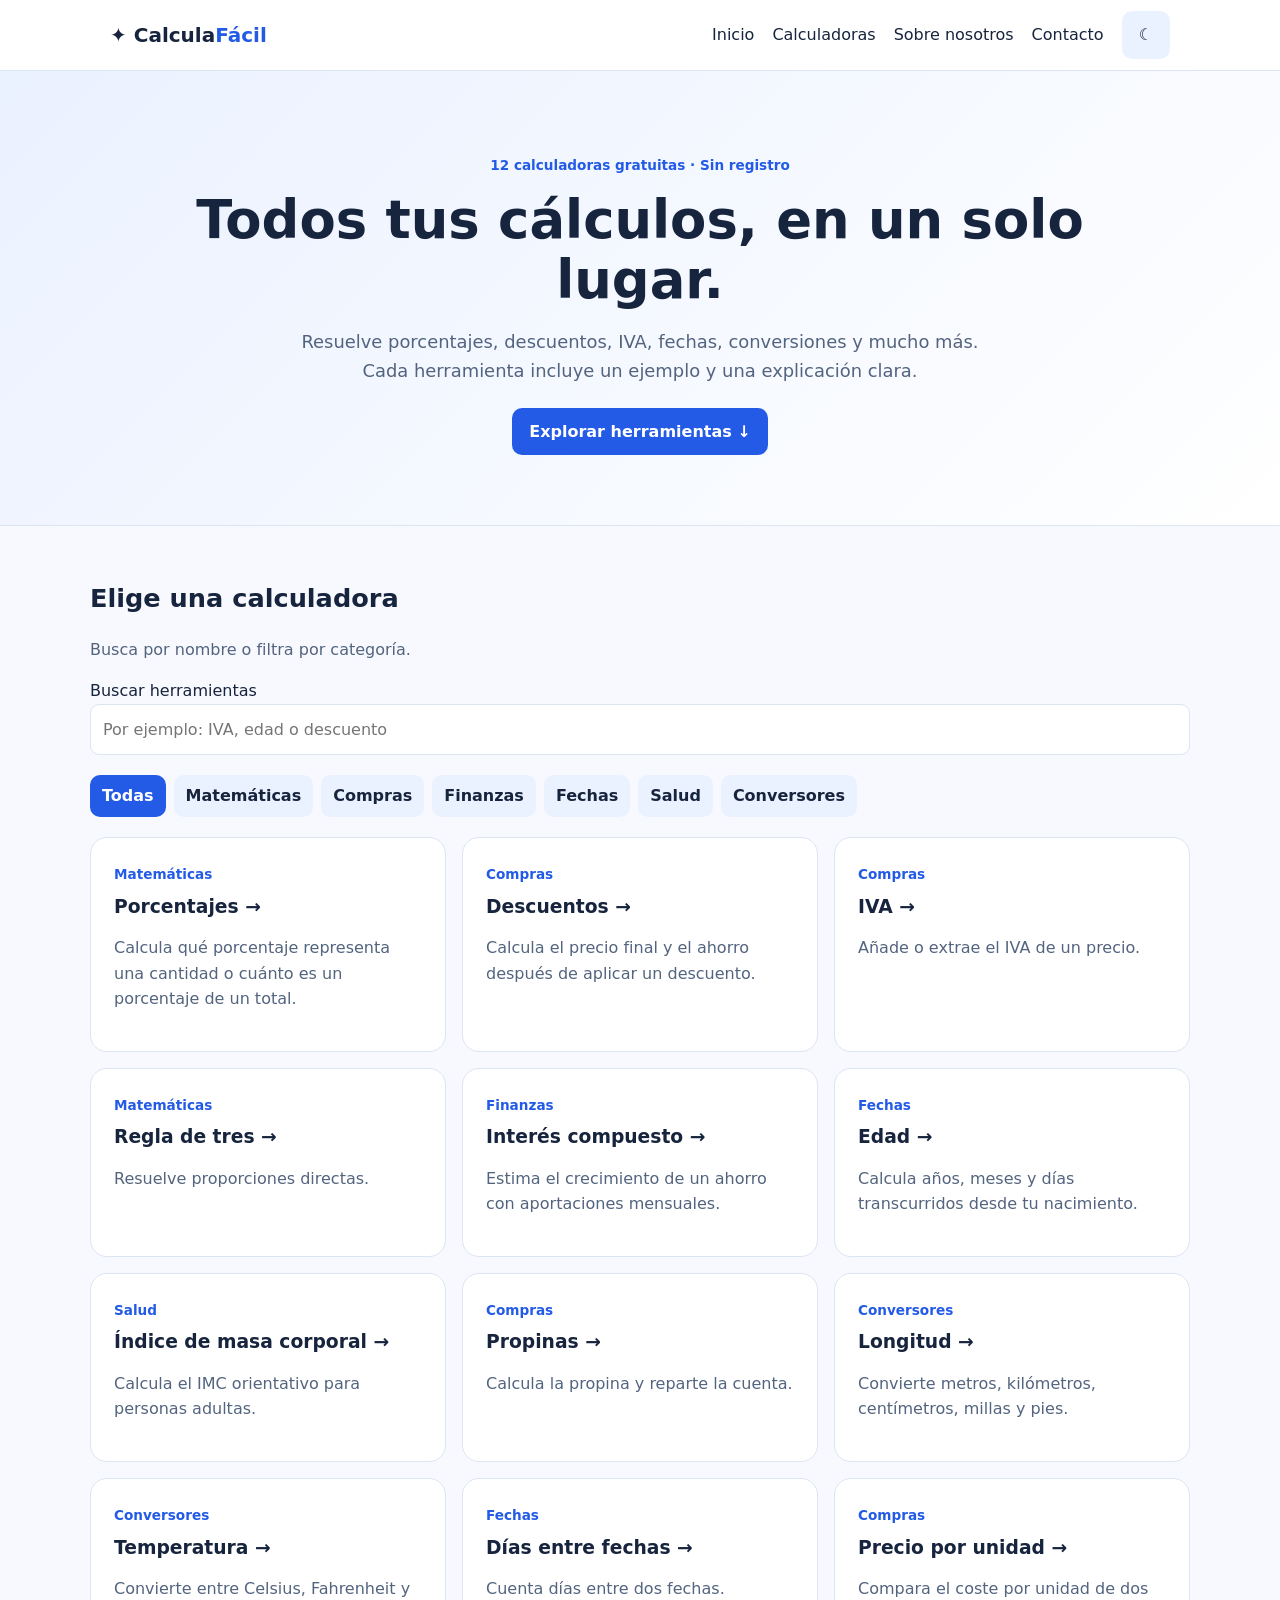
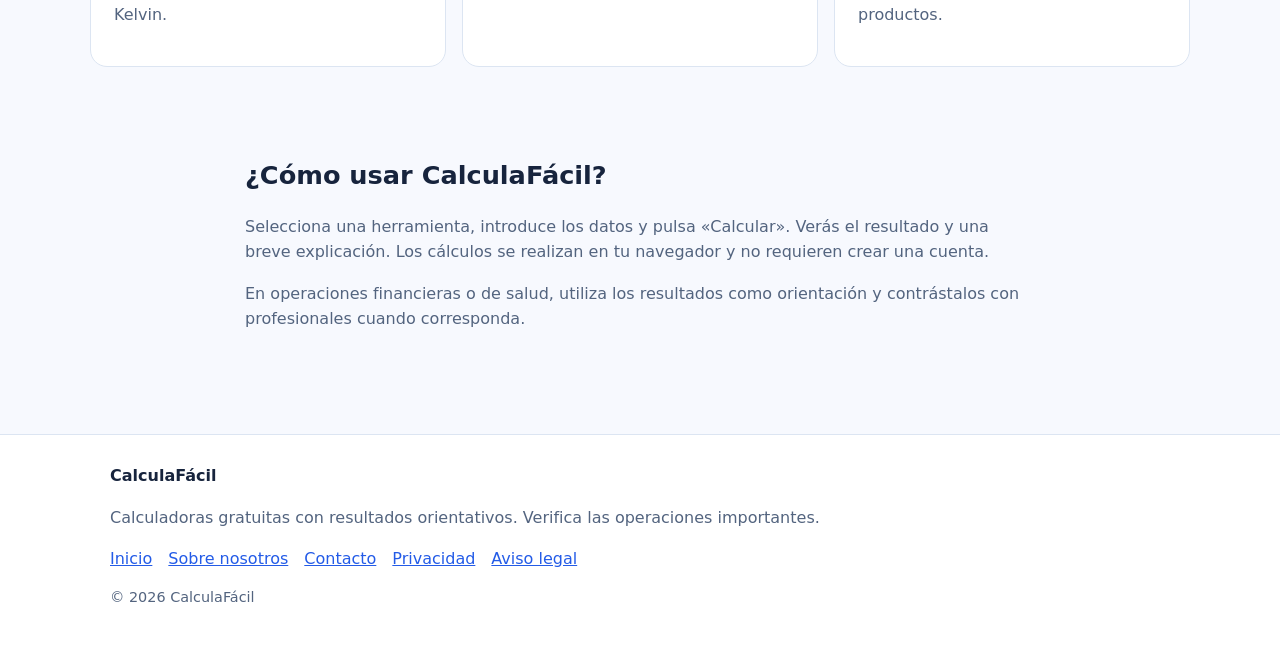
<file: index.html>
<!doctype html>
<html lang="es">
<head>
  <meta charset="utf-8">
  <meta name="viewport" content="width=device-width,initial-scale=1">
  <title>Calculadoras online gratis | CalculaFácil</title>
  <meta name="description" content="12 calculadoras gratuitas con ejemplos: porcentajes, descuentos, IVA, interés compuesto, fechas y conversiones.">
  <link rel="canonical" href="https://wgmt4cvrtg-lab.github.io/calculafacil/">
  <link rel="stylesheet" href="styles.css">
  <meta name="theme-color" content="#235be7">
</head>
<body>
  <header class="header">
    <div class="container nav">
      <a class="logo" href="index.html">✦ Calcula<span>Fácil</span></a>
      <button id="menu" class="secondary menu" aria-expanded="false" aria-controls="navlinks">☰ Menú</button>
      <nav id="navlinks" class="navlinks" aria-label="Navegación principal">
        <a href="index.html">Inicio</a>
        <a href="index.html#herramientas">Calculadoras</a>
        <a href="sobre-nosotros.html">Sobre nosotros</a>
        <a href="contacto.html">Contacto</a>
        <button id="theme" class="secondary" type="button" aria-label="Alternar modo oscuro">☾</button>
      </nav>
    </div>
  </header>

  <main>
    <section class="hero">
      <div class="container">
        <p class="eyebrow">12 calculadoras gratuitas · Sin registro</p>
        <h1>Todos tus cálculos, en un solo lugar.</h1>
        <p class="lead">Resuelve porcentajes, descuentos, IVA, fechas, conversiones y mucho más. Cada herramienta incluye un ejemplo y una explicación clara.</p>
        <a class="button" href="#herramientas">Explorar herramientas ↓</a>
      </div>
    </section>

    <section id="herramientas" class="container section">
      <h2>Elige una calculadora</h2>
      <p class="muted">Busca por nombre o filtra por categoría.</p>

      <label for="search">Buscar herramientas</label>
      <input id="search" type="search" placeholder="Por ejemplo: IVA, edad o descuento" autocomplete="off">

      <div class="filters" aria-label="Filtrar calculadoras">
        <button type="button" data-filter="Todas" aria-pressed="true">Todas</button>
        <button type="button" data-filter="Matemáticas" aria-pressed="false">Matemáticas</button>
        <button type="button" data-filter="Compras" aria-pressed="false">Compras</button>
        <button type="button" data-filter="Finanzas" aria-pressed="false">Finanzas</button>
        <button type="button" data-filter="Fechas" aria-pressed="false">Fechas</button>
        <button type="button" data-filter="Salud" aria-pressed="false">Salud</button>
        <button type="button" data-filter="Conversores" aria-pressed="false">Conversores</button>
      </div>

      <div class="grid">
        <a class="card" data-card data-category="Matemáticas" href="porcentajes.html">
          <span class="eyebrow">Matemáticas</span>
          <h3>Porcentajes →</h3>
          <p>Calcula qué porcentaje representa una cantidad o cuánto es un porcentaje de un total.</p>
        </a>

        <a class="card" data-card data-category="Compras" href="descuentos.html">
          <span class="eyebrow">Compras</span>
          <h3>Descuentos →</h3>
          <p>Calcula el precio final y el ahorro después de aplicar un descuento.</p>
        </a>

        <a class="card" data-card data-category="Compras" href="iva.html">
          <span class="eyebrow">Compras</span>
          <h3>IVA →</h3>
          <p>Añade o extrae el IVA de un precio.</p>
        </a>

        <a class="card" data-card data-category="Matemáticas" href="regla-de-tres.html">
          <span class="eyebrow">Matemáticas</span>
          <h3>Regla de tres →</h3>
          <p>Resuelve proporciones directas.</p>
        </a>

        <a class="card" data-card data-category="Finanzas" href="interes-compuesto.html">
          <span class="eyebrow">Finanzas</span>
          <h3>Interés compuesto →</h3>
          <p>Estima el crecimiento de un ahorro con aportaciones mensuales.</p>
        </a>

        <a class="card" data-card data-category="Fechas" href="edad.html">
          <span class="eyebrow">Fechas</span>
          <h3>Edad →</h3>
          <p>Calcula años, meses y días transcurridos desde tu nacimiento.</p>
        </a>

        <a class="card" data-card data-category="Salud" href="imc.html">
          <span class="eyebrow">Salud</span>
          <h3>Índice de masa corporal →</h3>
          <p>Calcula el IMC orientativo para personas adultas.</p>
        </a>

        <a class="card" data-card data-category="Compras" href="propinas.html">
          <span class="eyebrow">Compras</span>
          <h3>Propinas →</h3>
          <p>Calcula la propina y reparte la cuenta.</p>
        </a>

        <a class="card" data-card data-category="Conversores" href="longitud.html">
          <span class="eyebrow">Conversores</span>
          <h3>Longitud →</h3>
          <p>Convierte metros, kilómetros, centímetros, millas y pies.</p>
        </a>

        <a class="card" data-card data-category="Conversores" href="temperatura.html">
          <span class="eyebrow">Conversores</span>
          <h3>Temperatura →</h3>
          <p>Convierte entre Celsius, Fahrenheit y Kelvin.</p>
        </a>

        <a class="card" data-card data-category="Fechas" href="dias-entre-fechas.html">
          <span class="eyebrow">Fechas</span>
          <h3>Días entre fechas →</h3>
          <p>Cuenta días entre dos fechas.</p>
        </a>

        <a class="card" data-card data-category="Compras" href="precio-unitario.html">
          <span class="eyebrow">Compras</span>
          <h3>Precio por unidad →</h3>
          <p>Compara el coste por unidad de dos productos.</p>
        </a>
      </div>
    </section>

    <section class="container section article">
      <h2>¿Cómo usar CalculaFácil?</h2>
      <p>Selecciona una herramienta, introduce los datos y pulsa «Calcular». Verás el resultado y una breve explicación. Los cálculos se realizan en tu navegador y no requieren crear una cuenta.</p>
      <p>En operaciones financieras o de salud, utiliza los resultados como orientación y contrástalos con profesionales cuando corresponda.</p>
    </section>
  </main>

  <footer class="footer">
    <div class="container">
      <strong>CalculaFácil</strong>
      <p class="muted">Calculadoras gratuitas con resultados orientativos. Verifica las operaciones importantes.</p>
      <div class="footerlinks">
        <a href="index.html">Inicio</a>
        <a href="sobre-nosotros.html">Sobre nosotros</a>
        <a href="contacto.html">Contacto</a>
        <a href="privacidad.html">Privacidad</a>
        <a href="aviso-legal.html">Aviso legal</a>
      </div>
      <p class="note">© 2026 CalculaFácil</p>
    </div>
  </footer>

  <script src="app.js" defer></script>
</body>
</html>
</file>
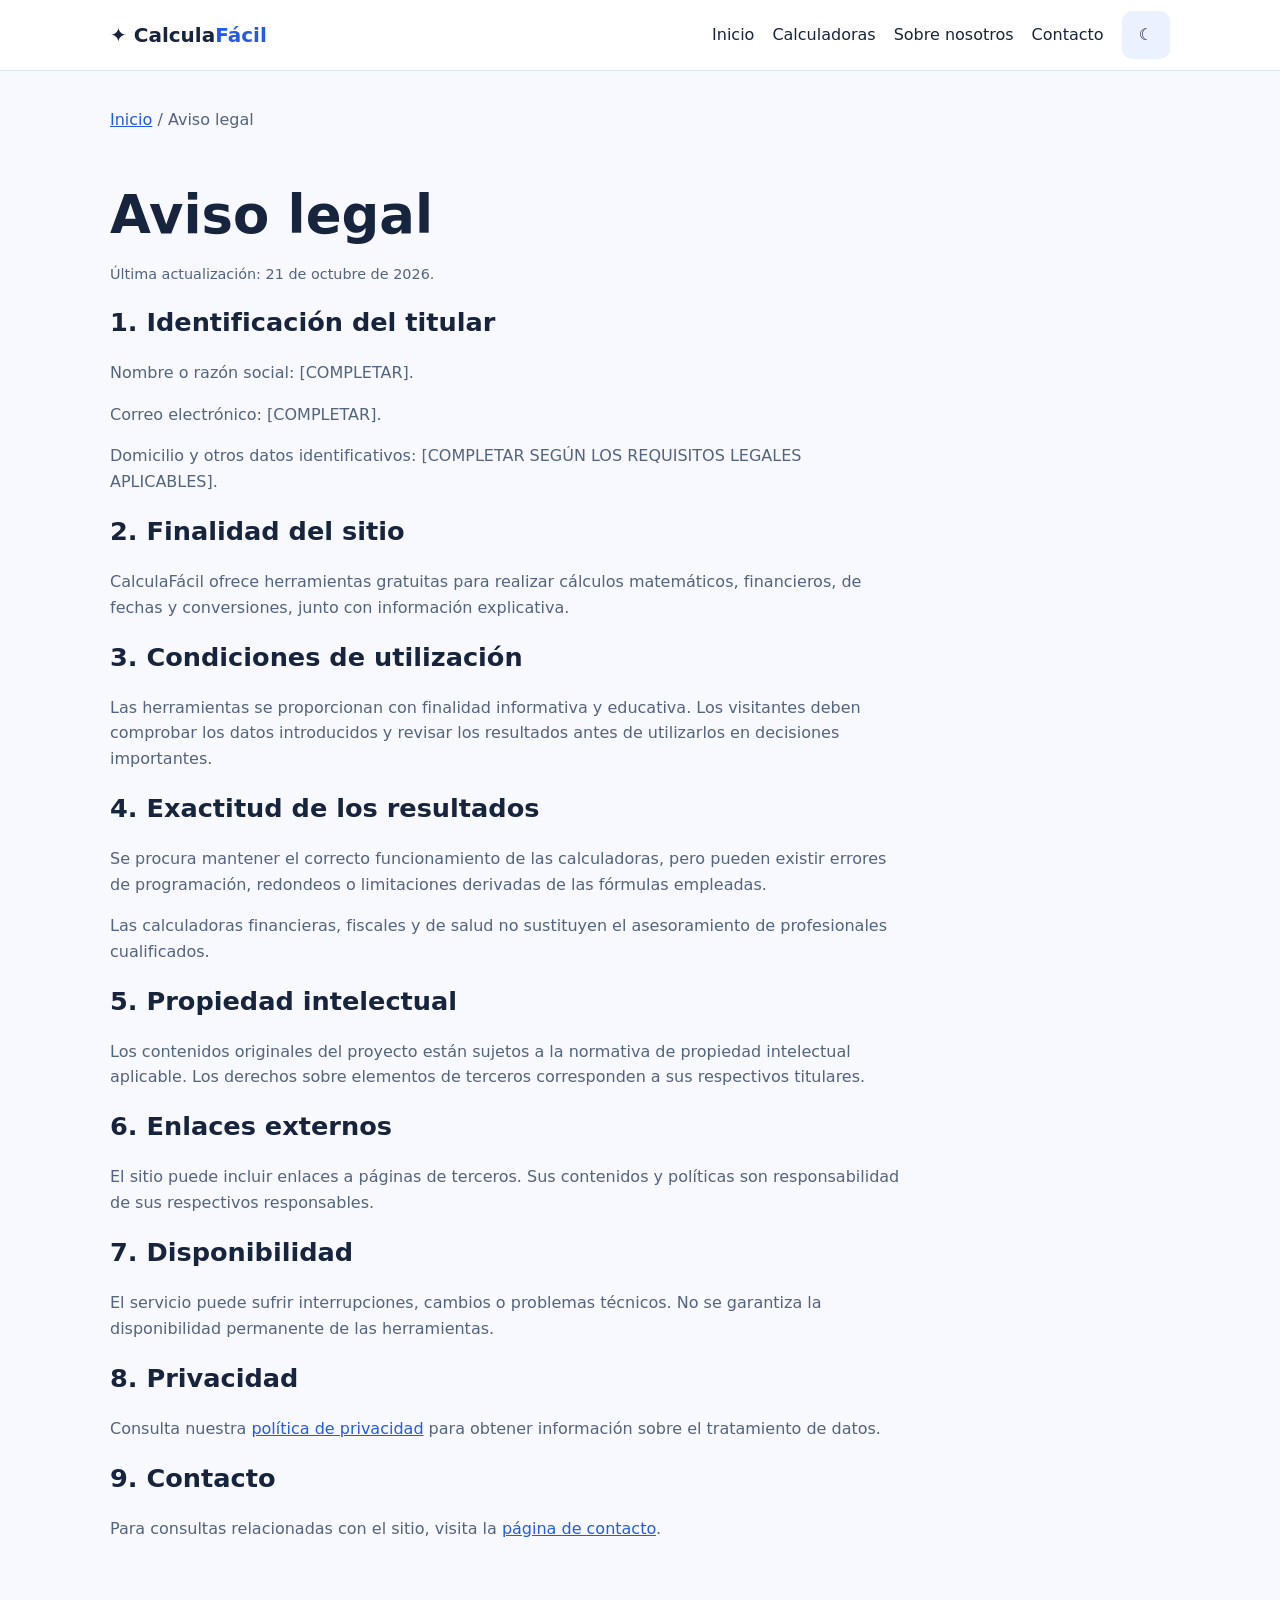
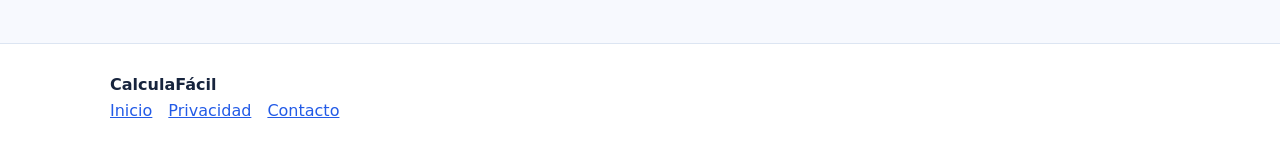
<file: aviso-legal.html>
<!doctype html>
<html lang="es">
<head>
<meta charset="utf-8">
<meta name="viewport" content="width=device-width,initial-scale=1">
<title>Aviso legal | CalculaFácil</title>
<meta name="description" content="Información legal, condiciones de uso y limitaciones de las herramientas de CalculaFácil.">
<link rel="canonical" href="https://wgmt4cvrtg-lab.github.io/calculafacil/aviso-legal.html">
<link rel="stylesheet" href="styles.css">
</head>
<body>
<header class="header">
<div class="container nav">
<a class="logo" href="index.html">✦ Calcula<span>Fácil</span></a>
<button id="menu" class="secondary menu" aria-expanded="false" aria-controls="navlinks">☰ Menú</button>
<nav id="navlinks" class="navlinks" aria-label="Navegación principal">
<a href="index.html">Inicio</a>
<a href="index.html#herramientas">Calculadoras</a>
<a href="sobre-nosotros.html">Sobre nosotros</a>
<a href="contacto.html">Contacto</a>
<button id="theme" class="secondary" type="button" aria-label="Alternar modo oscuro">☾</button>
</nav>
</div>
</header>

<main class="container">
<p class="crumb"><a href="index.html">Inicio</a> / Aviso legal</p>

<section class="section article">
<h1>Aviso legal</h1>
<p class="note">Última actualización: 21 de octubre de 2026.</p>

<h2>1. Identificación del titular</h2>
<p>Nombre o razón social: [COMPLETAR].</p>
<p>Correo electrónico: [COMPLETAR].</p>
<p>Domicilio y otros datos identificativos: [COMPLETAR SEGÚN LOS REQUISITOS LEGALES APLICABLES].</p>

<h2>2. Finalidad del sitio</h2>
<p>CalculaFácil ofrece herramientas gratuitas para realizar cálculos matemáticos, financieros, de fechas y conversiones, junto con información explicativa.</p>

<h2>3. Condiciones de utilización</h2>
<p>Las herramientas se proporcionan con finalidad informativa y educativa. Los visitantes deben comprobar los datos introducidos y revisar los resultados antes de utilizarlos en decisiones importantes.</p>

<h2>4. Exactitud de los resultados</h2>
<p>Se procura mantener el correcto funcionamiento de las calculadoras, pero pueden existir errores de programación, redondeos o limitaciones derivadas de las fórmulas empleadas.</p>
<p>Las calculadoras financieras, fiscales y de salud no sustituyen el asesoramiento de profesionales cualificados.</p>

<h2>5. Propiedad intelectual</h2>
<p>Los contenidos originales del proyecto están sujetos a la normativa de propiedad intelectual aplicable. Los derechos sobre elementos de terceros corresponden a sus respectivos titulares.</p>

<h2>6. Enlaces externos</h2>
<p>El sitio puede incluir enlaces a páginas de terceros. Sus contenidos y políticas son responsabilidad de sus respectivos responsables.</p>

<h2>7. Disponibilidad</h2>
<p>El servicio puede sufrir interrupciones, cambios o problemas técnicos. No se garantiza la disponibilidad permanente de las herramientas.</p>

<h2>8. Privacidad</h2>
<p>Consulta nuestra <a href="privacidad.html">política de privacidad</a> para obtener información sobre el tratamiento de datos.</p>

<h2>9. Contacto</h2>
<p>Para consultas relacionadas con el sitio, visita la <a href="contacto.html">página de contacto</a>.</p>
</section>
</main>

<footer class="footer">
<div class="container">
<strong>CalculaFácil</strong>
<div class="footerlinks">
<a href="index.html">Inicio</a>
<a href="privacidad.html">Privacidad</a>
<a href="contacto.html">Contacto</a>
</div>
</div>
</footer>
<script src="app.js" defer></script>
</body>
</html>
</file>
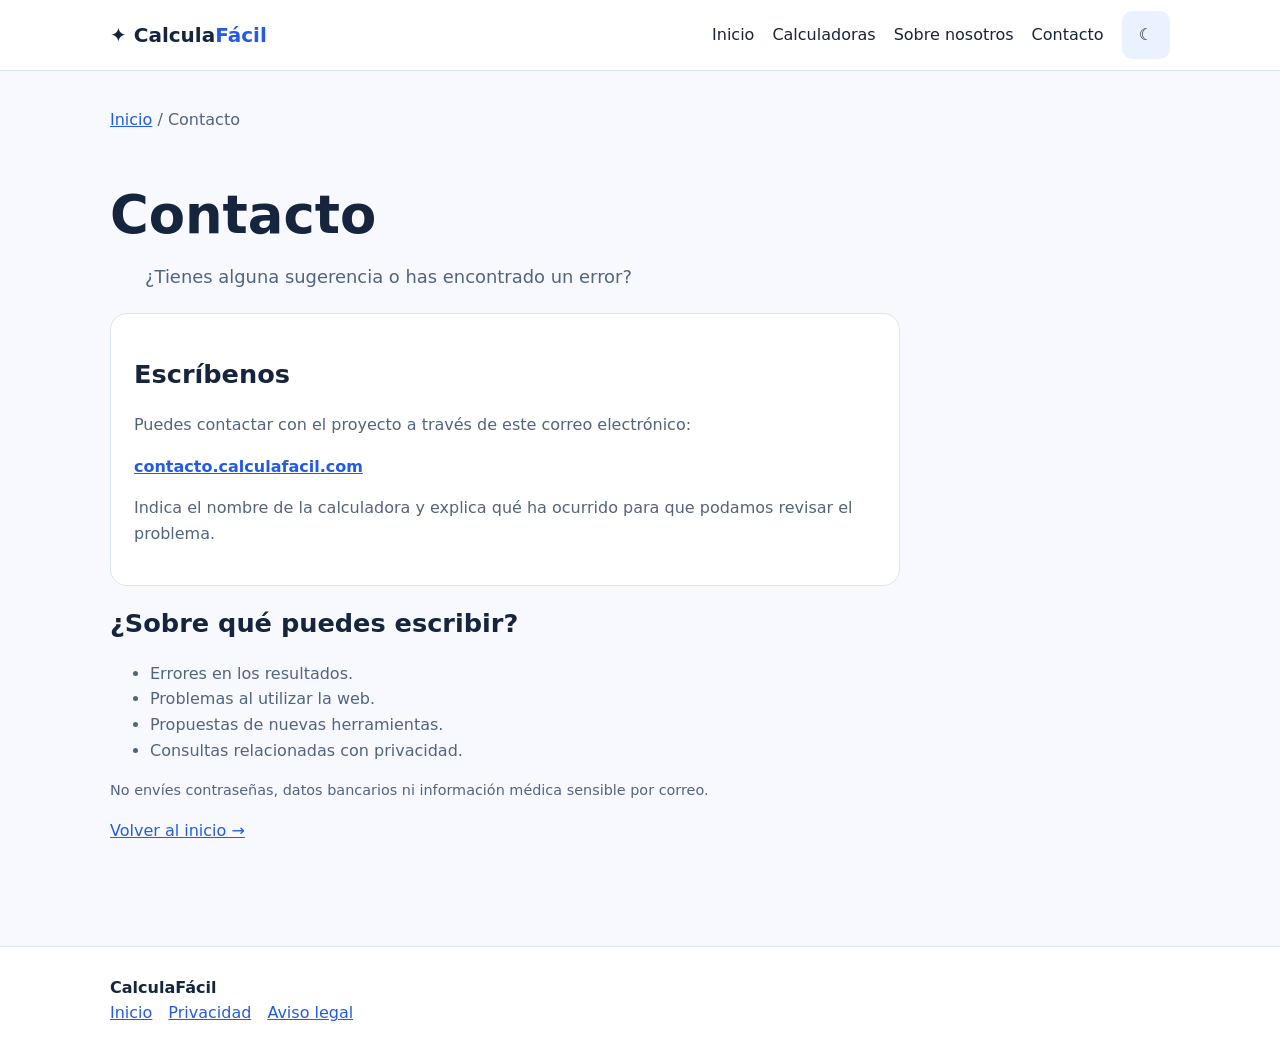
<file: contacto.html>
<!doctype html>
<html lang="es">
<head>
<meta charset="utf-8">
<meta name="viewport" content="width=device-width,initial-scale=1">
<title>Contacto | CalculaFácil</title>
<meta name="description" content="Contacta con CalculaFácil para comunicar errores, dudas o sugerencias.">
<link rel="canonical" href="https://wgmt4cvrtg-lab.github.io/calculafacil/contacto.html">
<link rel="stylesheet" href="styles.css">
</head>
<body>
<header class="header">
<div class="container nav">
<a class="logo" href="index.html">✦ Calcula<span>Fácil</span></a>
<button id="menu" class="secondary menu" aria-expanded="false" aria-controls="navlinks">☰ Menú</button>
<nav id="navlinks" class="navlinks" aria-label="Navegación principal">
<a href="index.html">Inicio</a>
<a href="index.html#herramientas">Calculadoras</a>
<a href="sobre-nosotros.html">Sobre nosotros</a>
<a href="contacto.html">Contacto</a>
<button id="theme" class="secondary" type="button" aria-label="Alternar modo oscuro">☾</button>
</nav>
</div>
</header>

<main class="container">
<p class="crumb"><a href="index.html">Inicio</a> / Contacto</p>
<section class="section article">
<h1>Contacto</h1>
<p class="lead">¿Tienes alguna sugerencia o has encontrado un error?</p>

<div class="panel">
<h2>Escríbenos</h2>
<p>Puedes contactar con el proyecto a través de este correo electrónico:</p>

<p><strong>
<a href="mailto:contacto.calculafacil.com">
contacto.calculafacil.com
</a>
</strong></p>

<p>Indica el nombre de la calculadora y explica qué ha ocurrido para que podamos revisar el problema.</p>
</div>

<h2>¿Sobre qué puedes escribir?</h2>
<ul>
<li>Errores en los resultados.</li>
<li>Problemas al utilizar la web.</li>
<li>Propuestas de nuevas herramientas.</li>
<li>Consultas relacionadas con privacidad.</li>
</ul>

<p class="note">No envíes contraseñas, datos bancarios ni información médica sensible por correo.</p>

<p><a href="index.html">Volver al inicio →</a></p>
</section>
</main>

<footer class="footer">
<div class="container">
<strong>CalculaFácil</strong>
<div class="footerlinks">
<a href="index.html">Inicio</a>
<a href="privacidad.html">Privacidad</a>
<a href="aviso-legal.html">Aviso legal</a>
</div>
</div>
</footer>
<script src="app.js" defer></script>
</body>
</html>
</file>
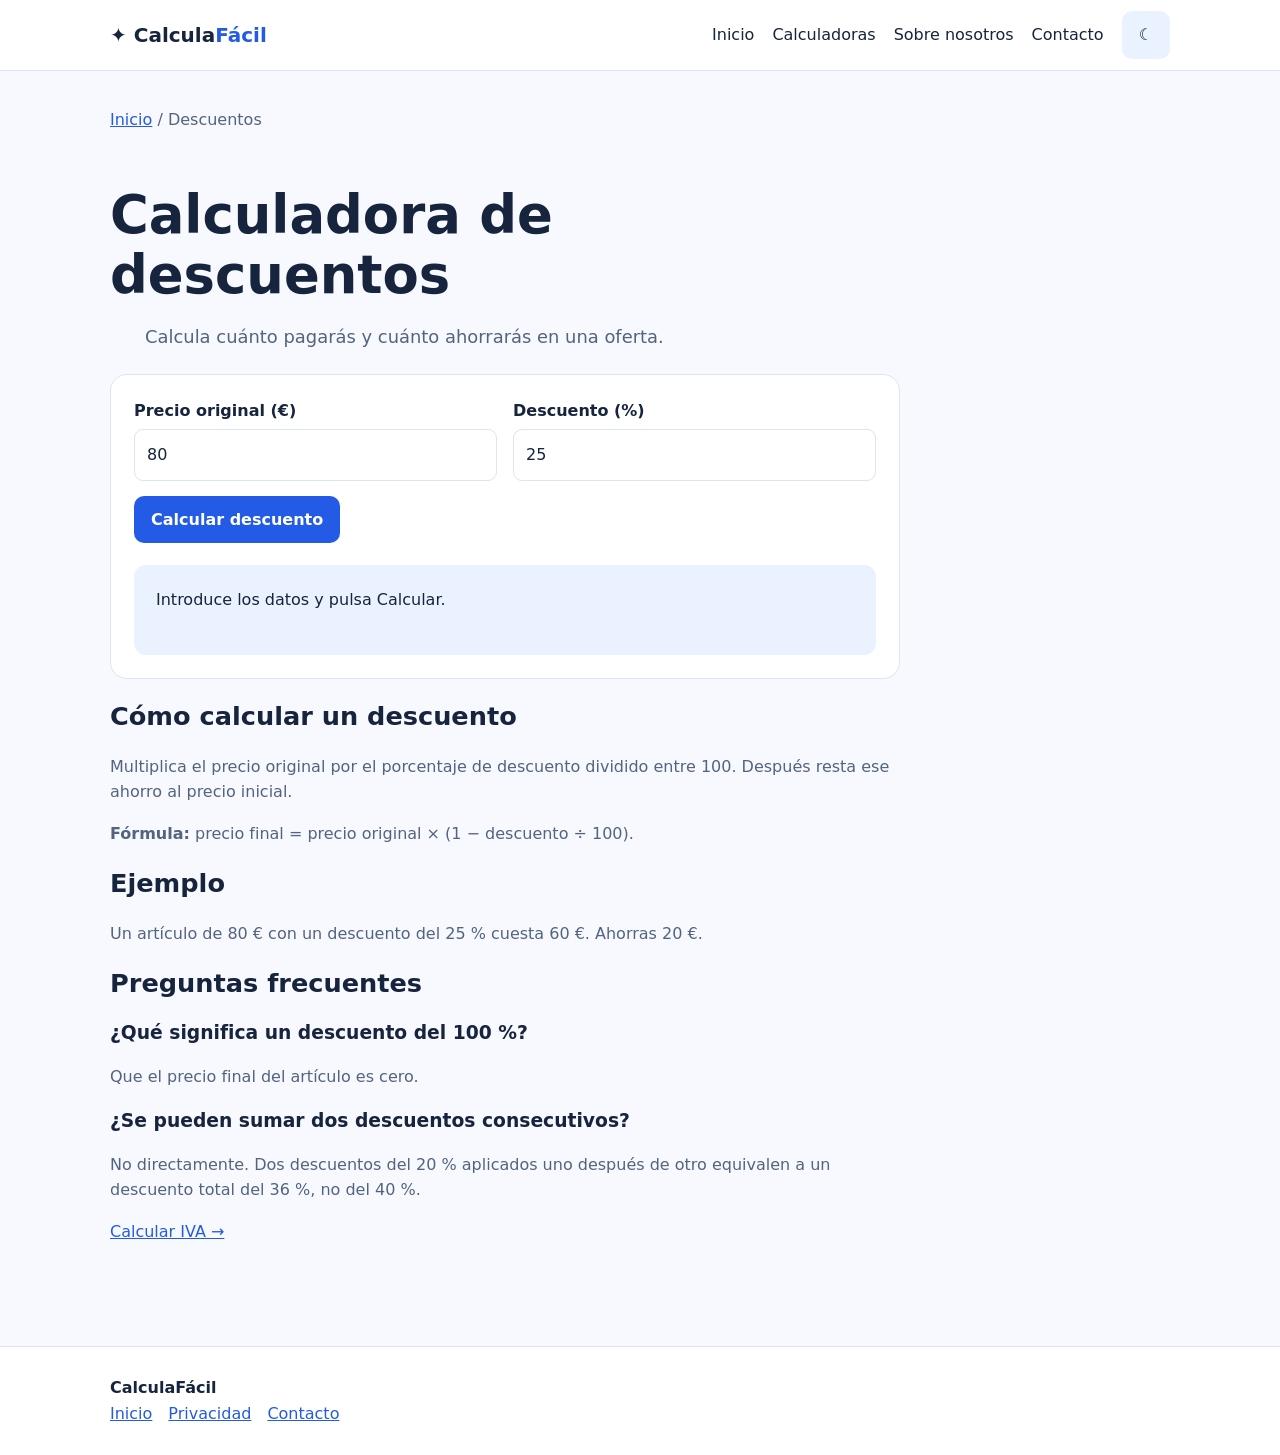
<file: descuentos.html>
<!doctype html>
<html lang="es">
<head>
<meta charset="utf-8">
<meta name="viewport" content="width=device-width,initial-scale=1">
<title>Calculadora de descuentos online | CalculaFácil</title>
<meta name="description" content="Calcula el precio final y cuánto ahorras con un descuento porcentual.">
<link rel="canonical" href="https://wgmt4cvrtg-lab.github.io/calculafacil/descuentos.html">
<link rel="stylesheet" href="styles.css">
</head>
<body>
<header class="header"><div class="container nav">
<a class="logo" href="index.html">✦ Calcula<span>Fácil</span></a>
<button id="menu" class="secondary menu" aria-expanded="false" aria-controls="navlinks">☰ Menú</button>
<nav id="navlinks" class="navlinks">
<a href="index.html">Inicio</a><a href="index.html#herramientas">Calculadoras</a>
<a href="sobre-nosotros.html">Sobre nosotros</a><a href="contacto.html">Contacto</a>
<button id="theme" class="secondary" type="button">☾</button>
</nav></div></header>
<main class="container">
<p class="crumb"><a href="index.html">Inicio</a> / Descuentos</p>
<section class="section article">
<h1>Calculadora de descuentos</h1>
<p class="lead">Calcula cuánto pagarás y cuánto ahorrarás en una oferta.</p>
<div class="panel">
<form id="calculator" data-tool="descuentos">
<div class="formgrid">
<div class="field"><label for="a">Precio original (€)</label><input id="a" type="number" min="0" step="any" value="80" required></div>
<div class="field"><label for="b">Descuento (%)</label><input id="b" type="number" min="0" max="100" step="any" value="25" required></div>
</div>
<button type="submit">Calcular descuento</button>
</form>
<div id="result" class="result" role="status" aria-live="polite">Introduce los datos y pulsa Calcular.</div>
</div>
<h2>Cómo calcular un descuento</h2>
<p>Multiplica el precio original por el porcentaje de descuento dividido entre 100. Después resta ese ahorro al precio inicial.</p>
<p><strong>Fórmula:</strong> precio final = precio original × (1 − descuento ÷ 100).</p>
<h2>Ejemplo</h2>
<p>Un artículo de 80 € con un descuento del 25 % cuesta 60 €. Ahorras 20 €.</p>
<h2>Preguntas frecuentes</h2>
<h3>¿Qué significa un descuento del 100 %?</h3>
<p>Que el precio final del artículo es cero.</p>
<h3>¿Se pueden sumar dos descuentos consecutivos?</h3>
<p>No directamente. Dos descuentos del 20 % aplicados uno después de otro equivalen a un descuento total del 36 %, no del 40 %.</p>
<p><a href="iva.html">Calcular IVA →</a></p>
</section></main>
<footer class="footer"><div class="container"><strong>CalculaFácil</strong><div class="footerlinks"><a href="index.html">Inicio</a><a href="privacidad.html">Privacidad</a><a href="contacto.html">Contacto</a></div></div></footer>
<script src="app.js" defer></script>
</body>
</html>
</file>
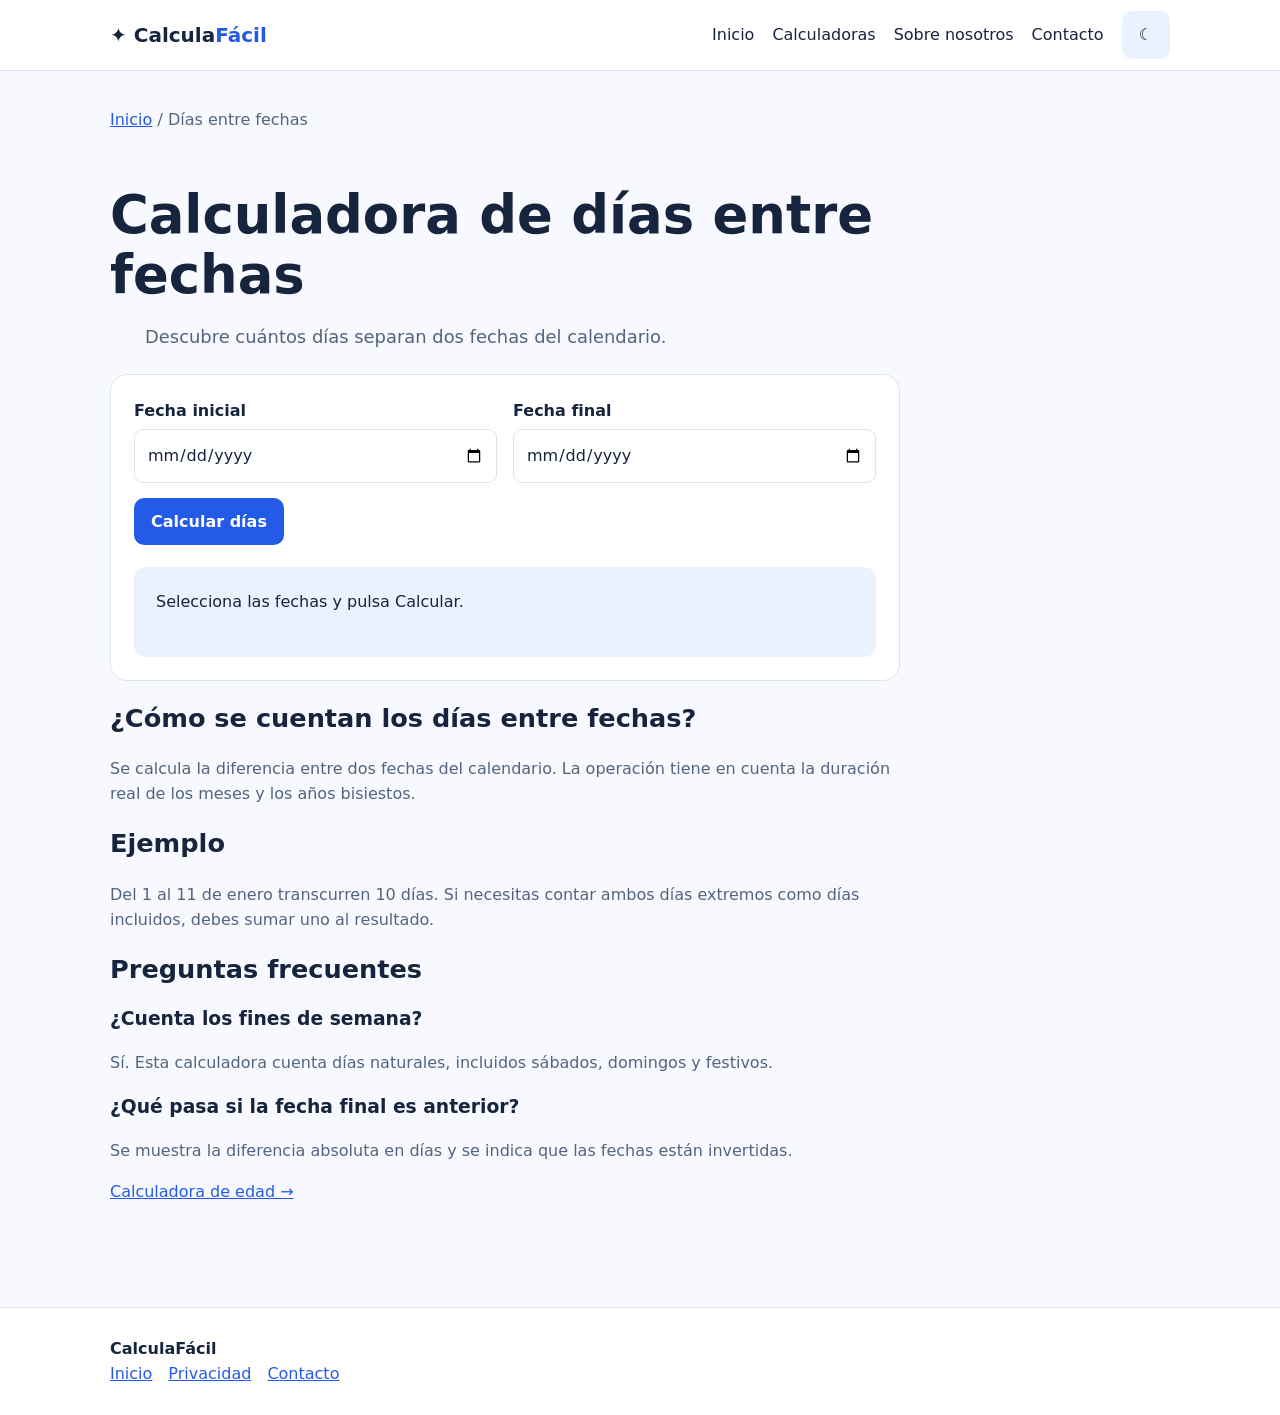
<file: dias-entre-fechas.html>
<!doctype html>
<html lang="es">
<head>
<meta charset="utf-8">
<meta name="viewport" content="width=device-width,initial-scale=1">
<title>Calculadora de días entre dos fechas | CalculaFácil</title>
<meta name="description" content="Calcula cuántos días separan dos fechas, teniendo en cuenta los años bisiestos.">
<link rel="canonical" href="https://wgmt4cvrtg-lab.github.io/calculafacil/dias-entre-fechas.html">
<link rel="stylesheet" href="styles.css">
</head>
<body>
<header class="header"><div class="container nav">
<a class="logo" href="index.html">✦ Calcula<span>Fácil</span></a>
<button id="menu" class="secondary menu" aria-expanded="false" aria-controls="navlinks">☰ Menú</button>
<nav id="navlinks" class="navlinks">
<a href="index.html">Inicio</a><a href="index.html#herramientas">Calculadoras</a>
<a href="sobre-nosotros.html">Sobre nosotros</a><a href="contacto.html">Contacto</a>
<button id="theme" class="secondary" type="button">☾</button>
</nav></div></header>
<main class="container">
<p class="crumb"><a href="index.html">Inicio</a> / Días entre fechas</p>
<section class="section article">
<h1>Calculadora de días entre fechas</h1>
<p class="lead">Descubre cuántos días separan dos fechas del calendario.</p>
<div class="panel">
<form id="calculator" data-tool="dias-entre-fechas">
<div class="formgrid">
<div class="field"><label for="start">Fecha inicial</label><input id="start" type="date" required></div>
<div class="field"><label for="end">Fecha final</label><input id="end" type="date" required></div>
</div>
<button type="submit">Calcular días</button>
</form>
<div id="result" class="result" role="status" aria-live="polite">Selecciona las fechas y pulsa Calcular.</div>
</div>
<h2>¿Cómo se cuentan los días entre fechas?</h2>
<p>Se calcula la diferencia entre dos fechas del calendario. La operación tiene en cuenta la duración real de los meses y los años bisiestos.</p>
<h2>Ejemplo</h2>
<p>Del 1 al 11 de enero transcurren 10 días. Si necesitas contar ambos días extremos como días incluidos, debes sumar uno al resultado.</p>
<h2>Preguntas frecuentes</h2>
<h3>¿Cuenta los fines de semana?</h3>
<p>Sí. Esta calculadora cuenta días naturales, incluidos sábados, domingos y festivos.</p>
<h3>¿Qué pasa si la fecha final es anterior?</h3>
<p>Se muestra la diferencia absoluta en días y se indica que las fechas están invertidas.</p>
<p><a href="edad.html">Calculadora de edad →</a></p>
</section></main>
<footer class="footer"><div class="container"><strong>CalculaFácil</strong><div class="footerlinks"><a href="index.html">Inicio</a><a href="privacidad.html">Privacidad</a><a href="contacto.html">Contacto</a></div></div></footer>
<script src="app.js" defer></script>
</body>
</html>
</file>
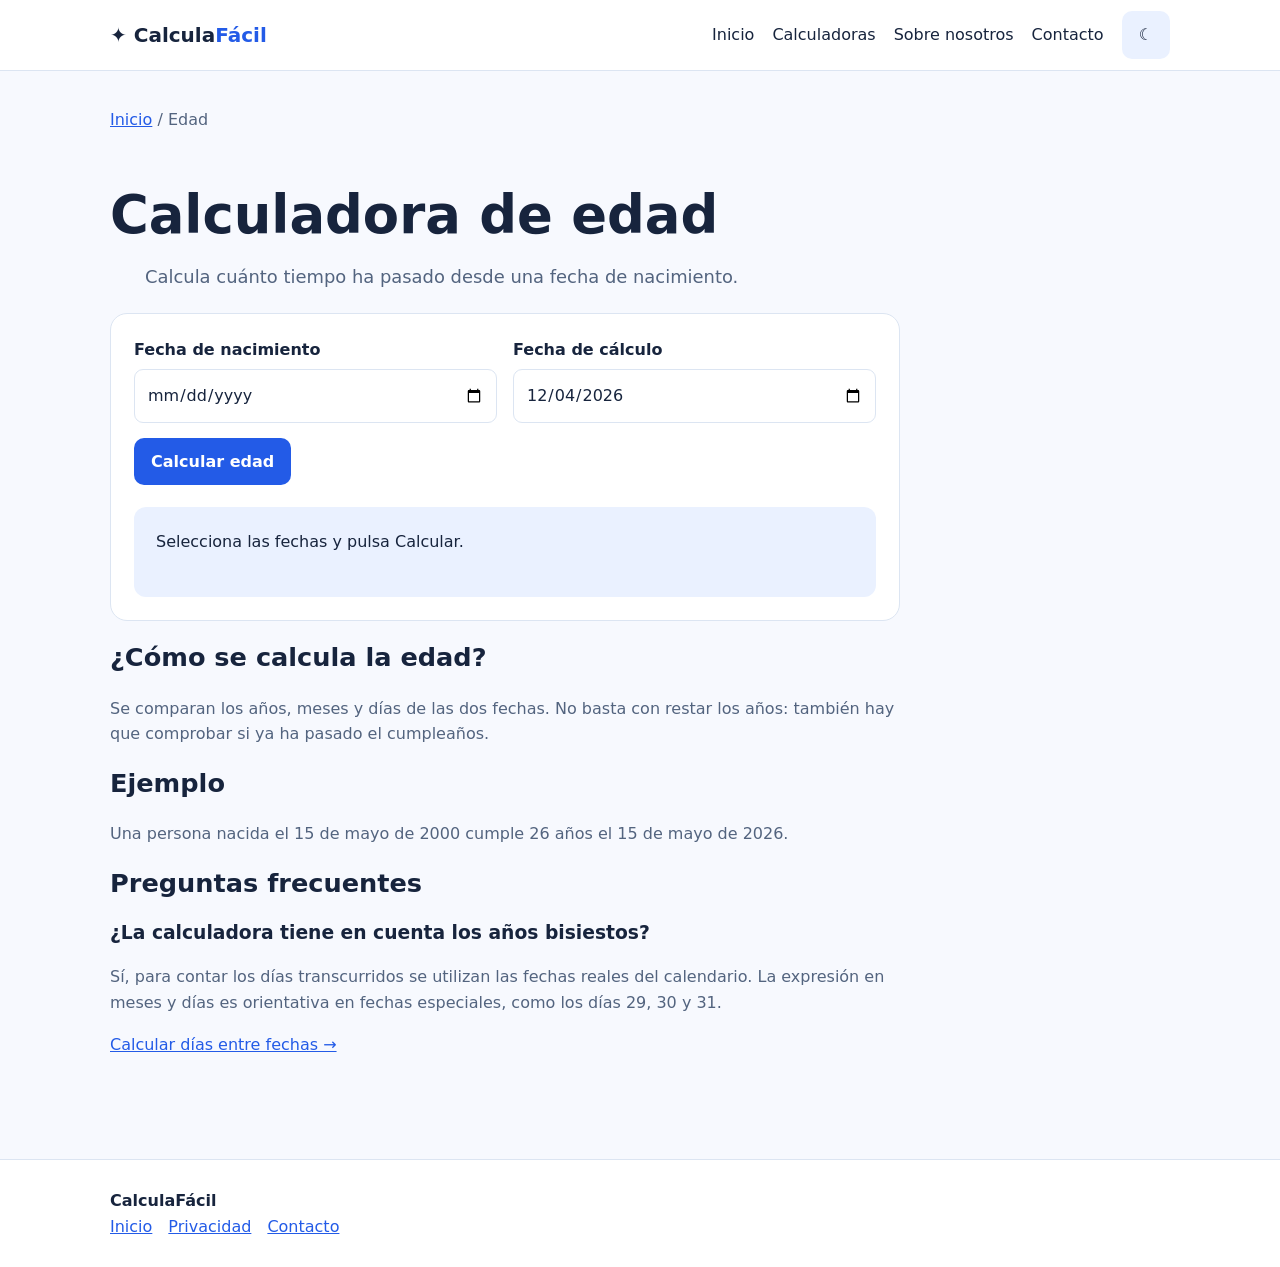
<file: edad.html>
<!doctype html>
<html lang="es">
<head>
<meta charset="utf-8">
<meta name="viewport" content="width=device-width,initial-scale=1">
<title>Calculadora de edad exacta | CalculaFácil</title>
<meta name="description" content="Calcula tu edad en años, meses y días a partir de la fecha de nacimiento.">
<link rel="canonical" href="https://wgmt4cvrtg-lab.github.io/calculafacil/edad.html">
<link rel="stylesheet" href="styles.css">
</head>
<body>
<header class="header"><div class="container nav">
<a class="logo" href="index.html">✦ Calcula<span>Fácil</span></a>
<button id="menu" class="secondary menu" aria-expanded="false" aria-controls="navlinks">☰ Menú</button>
<nav id="navlinks" class="navlinks">
<a href="index.html">Inicio</a><a href="index.html#herramientas">Calculadoras</a>
<a href="sobre-nosotros.html">Sobre nosotros</a><a href="contacto.html">Contacto</a>
<button id="theme" class="secondary" type="button">☾</button>
</nav></div></header>
<main class="container">
<p class="crumb"><a href="index.html">Inicio</a> / Edad</p>
<section class="section article">
<h1>Calculadora de edad</h1>
<p class="lead">Calcula cuánto tiempo ha pasado desde una fecha de nacimiento.</p>
<div class="panel">
<form id="calculator" data-tool="edad">
<div class="formgrid">
<div class="field"><label for="birth">Fecha de nacimiento</label><input id="birth" type="date" required></div>
<div class="field"><label for="today">Fecha de cálculo</label><input id="today" type="date" required></div>
</div>
<button type="submit">Calcular edad</button>
</form>
<div id="result" class="result" role="status" aria-live="polite">Selecciona las fechas y pulsa Calcular.</div>
</div>
<h2>¿Cómo se calcula la edad?</h2>
<p>Se comparan los años, meses y días de las dos fechas. No basta con restar los años: también hay que comprobar si ya ha pasado el cumpleaños.</p>
<h2>Ejemplo</h2>
<p>Una persona nacida el 15 de mayo de 2000 cumple 26 años el 15 de mayo de 2026.</p>
<h2>Preguntas frecuentes</h2>
<h3>¿La calculadora tiene en cuenta los años bisiestos?</h3>
<p>Sí, para contar los días transcurridos se utilizan las fechas reales del calendario. La expresión en meses y días es orientativa en fechas especiales, como los días 29, 30 y 31.</p>
<p><a href="dias-entre-fechas.html">Calcular días entre fechas →</a></p>
</section></main>
<footer class="footer"><div class="container"><strong>CalculaFácil</strong><div class="footerlinks"><a href="index.html">Inicio</a><a href="privacidad.html">Privacidad</a><a href="contacto.html">Contacto</a></div></div></footer>
<script src="app.js" defer></script>
</body>
</html>
</file>
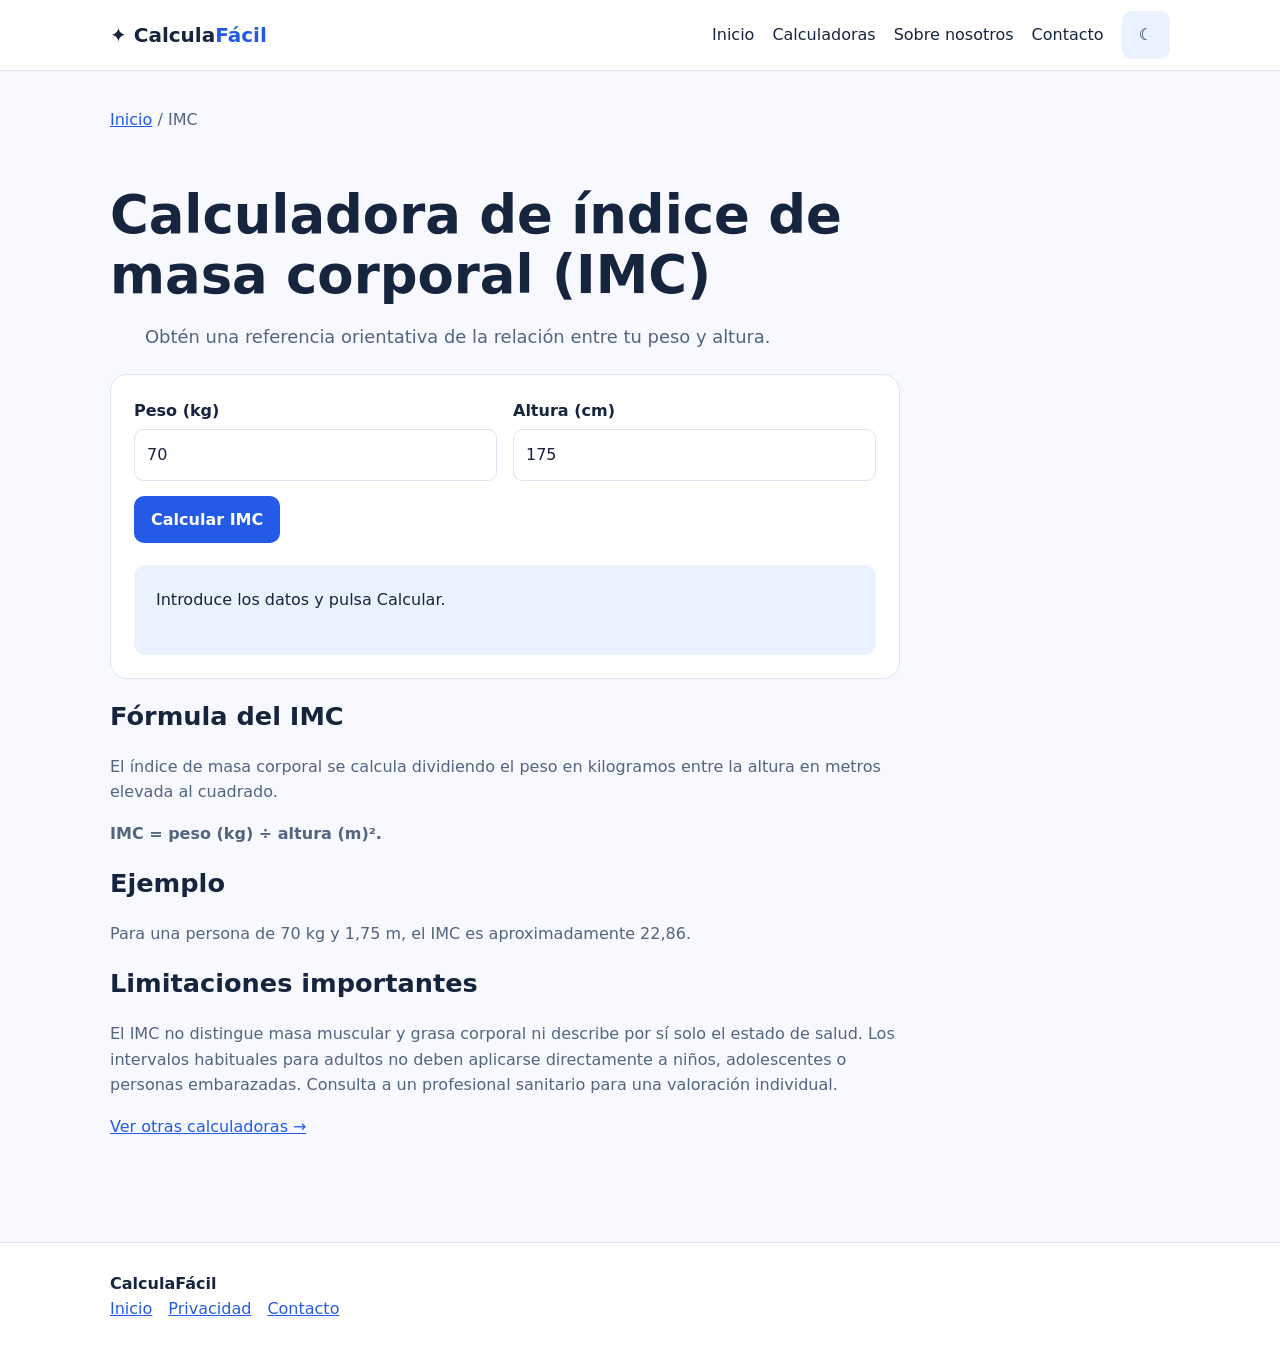
<file: imc.html>
<!doctype html>
<html lang="es">
<head>
<meta charset="utf-8">
<meta name="viewport" content="width=device-width,initial-scale=1">
<title>Calculadora de IMC para adultos | CalculaFácil</title>
<meta name="description" content="Calcula tu índice de masa corporal con peso y altura. Resultado orientativo para adultos.">
<link rel="canonical" href="https://wgmt4cvrtg-lab.github.io/calculafacil/imc.html">
<link rel="stylesheet" href="styles.css">
</head>
<body>
<header class="header"><div class="container nav">
<a class="logo" href="index.html">✦ Calcula<span>Fácil</span></a>
<button id="menu" class="secondary menu" aria-expanded="false" aria-controls="navlinks">☰ Menú</button>
<nav id="navlinks" class="navlinks">
<a href="index.html">Inicio</a><a href="index.html#herramientas">Calculadoras</a>
<a href="sobre-nosotros.html">Sobre nosotros</a><a href="contacto.html">Contacto</a>
<button id="theme" class="secondary" type="button">☾</button>
</nav></div></header>
<main class="container">
<p class="crumb"><a href="index.html">Inicio</a> / IMC</p>
<section class="section article">
<h1>Calculadora de índice de masa corporal (IMC)</h1>
<p class="lead">Obtén una referencia orientativa de la relación entre tu peso y altura.</p>
<div class="panel">
<form id="calculator" data-tool="imc">
<div class="formgrid">
<div class="field"><label for="a">Peso (kg)</label><input id="a" type="number" min="0.1" step="any" value="70" required></div>
<div class="field"><label for="b">Altura (cm)</label><input id="b" type="number" min="0.1" step="any" value="175" required></div>
</div>
<button type="submit">Calcular IMC</button>
</form>
<div id="result" class="result" role="status" aria-live="polite">Introduce los datos y pulsa Calcular.</div>
</div>
<h2>Fórmula del IMC</h2>
<p>El índice de masa corporal se calcula dividiendo el peso en kilogramos entre la altura en metros elevada al cuadrado.</p>
<p><strong>IMC = peso (kg) ÷ altura (m)².</strong></p>
<h2>Ejemplo</h2>
<p>Para una persona de 70 kg y 1,75 m, el IMC es aproximadamente 22,86.</p>
<h2>Limitaciones importantes</h2>
<p>El IMC no distingue masa muscular y grasa corporal ni describe por sí solo el estado de salud. Los intervalos habituales para adultos no deben aplicarse directamente a niños, adolescentes o personas embarazadas. Consulta a un profesional sanitario para una valoración individual.</p>
<p><a href="index.html#herramientas">Ver otras calculadoras →</a></p>
</section></main>
<footer class="footer"><div class="container"><strong>CalculaFácil</strong><div class="footerlinks"><a href="index.html">Inicio</a><a href="privacidad.html">Privacidad</a><a href="contacto.html">Contacto</a></div></div></footer>
<script src="app.js" defer></script>
</body>
</html>
</file>
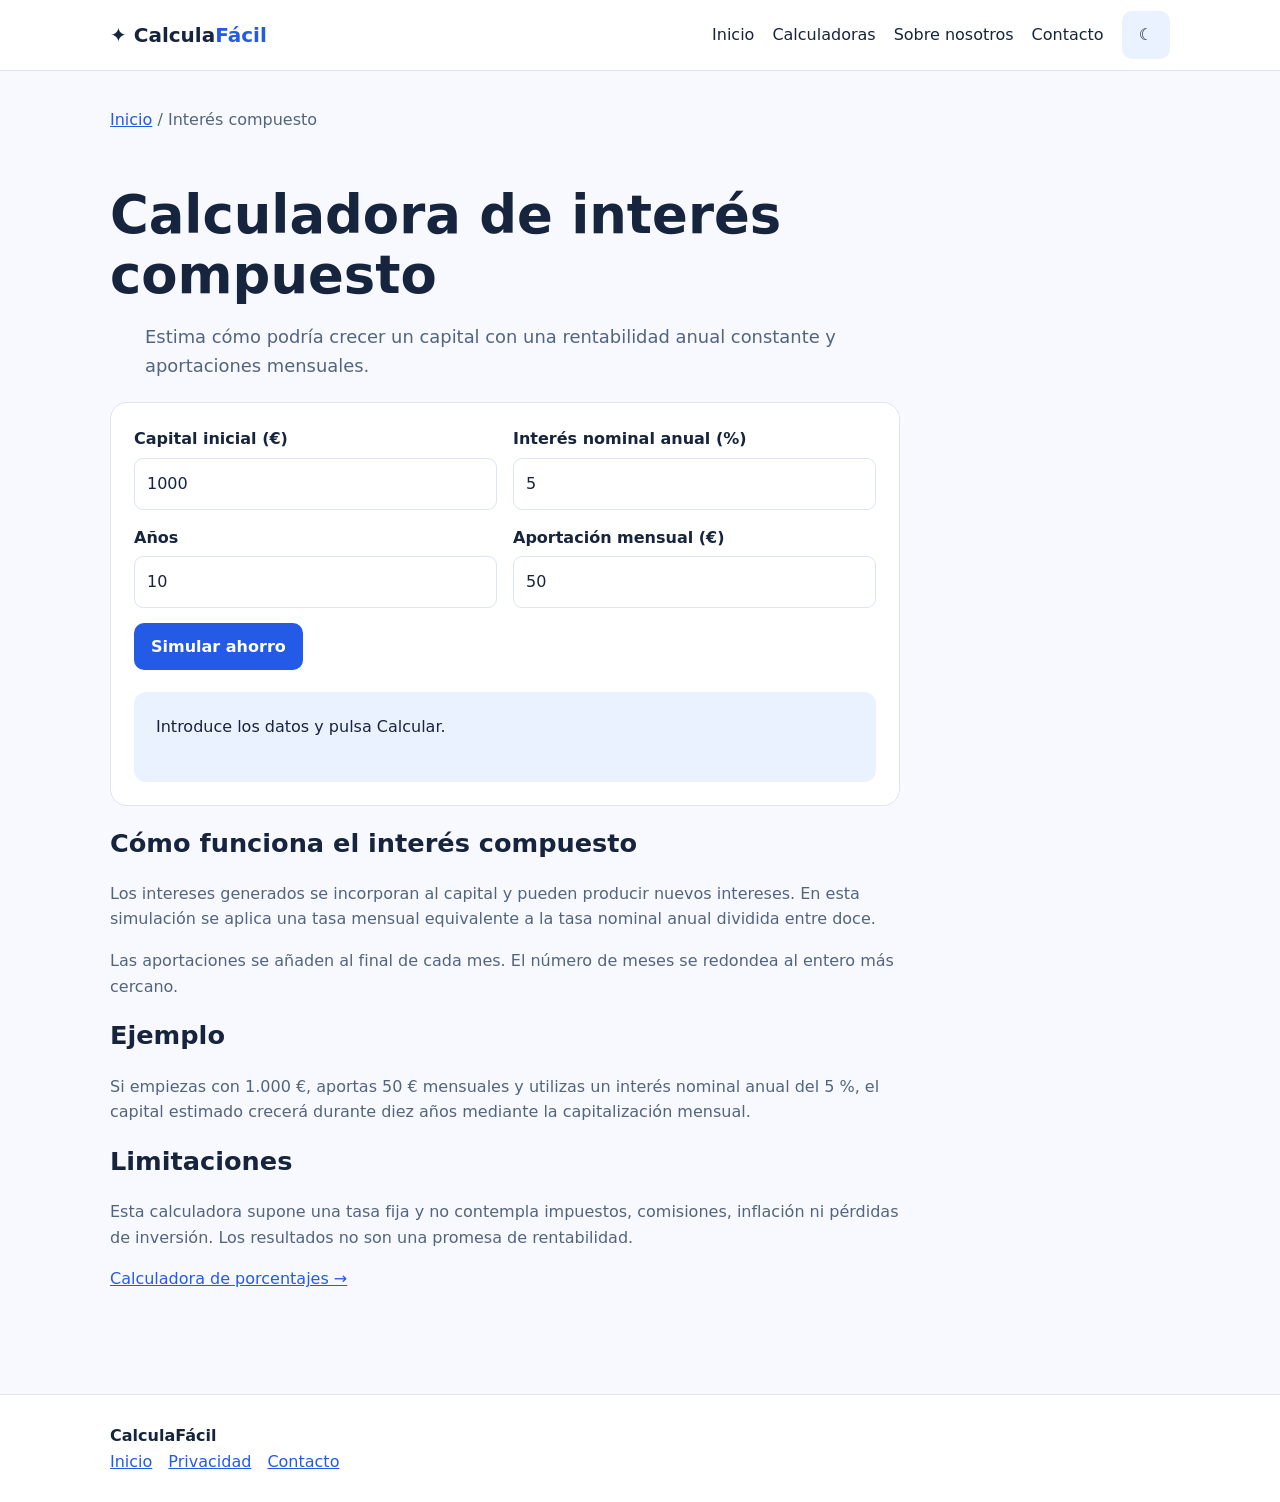
<file: interes-compuesto.html>
<!doctype html>
<html lang="es">
<head>
<meta charset="utf-8">
<meta name="viewport" content="width=device-width,initial-scale=1">
<title>Calculadora de interés compuesto | CalculaFácil</title>
<meta name="description" content="Simula el crecimiento de tus ahorros con interés compuesto y aportaciones mensuales.">
<link rel="canonical" href="https://wgmt4cvrtg-lab.github.io/calculafacil/interes-compuesto.html">
<link rel="stylesheet" href="styles.css">
</head>
<body>
<header class="header"><div class="container nav">
<a class="logo" href="index.html">✦ Calcula<span>Fácil</span></a>
<button id="menu" class="secondary menu" aria-expanded="false" aria-controls="navlinks">☰ Menú</button>
<nav id="navlinks" class="navlinks">
<a href="index.html">Inicio</a><a href="index.html#herramientas">Calculadoras</a>
<a href="sobre-nosotros.html">Sobre nosotros</a><a href="contacto.html">Contacto</a>
<button id="theme" class="secondary" type="button">☾</button>
</nav></div></header>
<main class="container">
<p class="crumb"><a href="index.html">Inicio</a> / Interés compuesto</p>
<section class="section article">
<h1>Calculadora de interés compuesto</h1>
<p class="lead">Estima cómo podría crecer un capital con una rentabilidad anual constante y aportaciones mensuales.</p>
<div class="panel">
<form id="calculator" data-tool="interes-compuesto">
<div class="formgrid">
<div class="field"><label for="a">Capital inicial (€)</label><input id="a" type="number" min="0" step="any" value="1000" required></div>
<div class="field"><label for="b">Interés nominal anual (%)</label><input id="b" type="number" min="0" max="100" step="any" value="5" required></div>
<div class="field"><label for="c">Años</label><input id="c" type="number" min="0" max="100" step="any" value="10" required></div>
<div class="field"><label for="m">Aportación mensual (€)</label><input id="m" type="number" min="0" step="any" value="50" required></div>
</div>
<button type="submit">Simular ahorro</button>
</form>
<div id="result" class="result" role="status" aria-live="polite">Introduce los datos y pulsa Calcular.</div>
</div>
<h2>Cómo funciona el interés compuesto</h2>
<p>Los intereses generados se incorporan al capital y pueden producir nuevos intereses. En esta simulación se aplica una tasa mensual equivalente a la tasa nominal anual dividida entre doce.</p>
<p>Las aportaciones se añaden al final de cada mes. El número de meses se redondea al entero más cercano.</p>
<h2>Ejemplo</h2>
<p>Si empiezas con 1.000 €, aportas 50 € mensuales y utilizas un interés nominal anual del 5 %, el capital estimado crecerá durante diez años mediante la capitalización mensual.</p>
<h2>Limitaciones</h2>
<p>Esta calculadora supone una tasa fija y no contempla impuestos, comisiones, inflación ni pérdidas de inversión. Los resultados no son una promesa de rentabilidad.</p>
<p><a href="porcentajes.html">Calculadora de porcentajes →</a></p>
</section></main>
<footer class="footer"><div class="container"><strong>CalculaFácil</strong><div class="footerlinks"><a href="index.html">Inicio</a><a href="privacidad.html">Privacidad</a><a href="contacto.html">Contacto</a></div></div></footer>
<script src="app.js" defer></script>
</body>
</html>
</file>
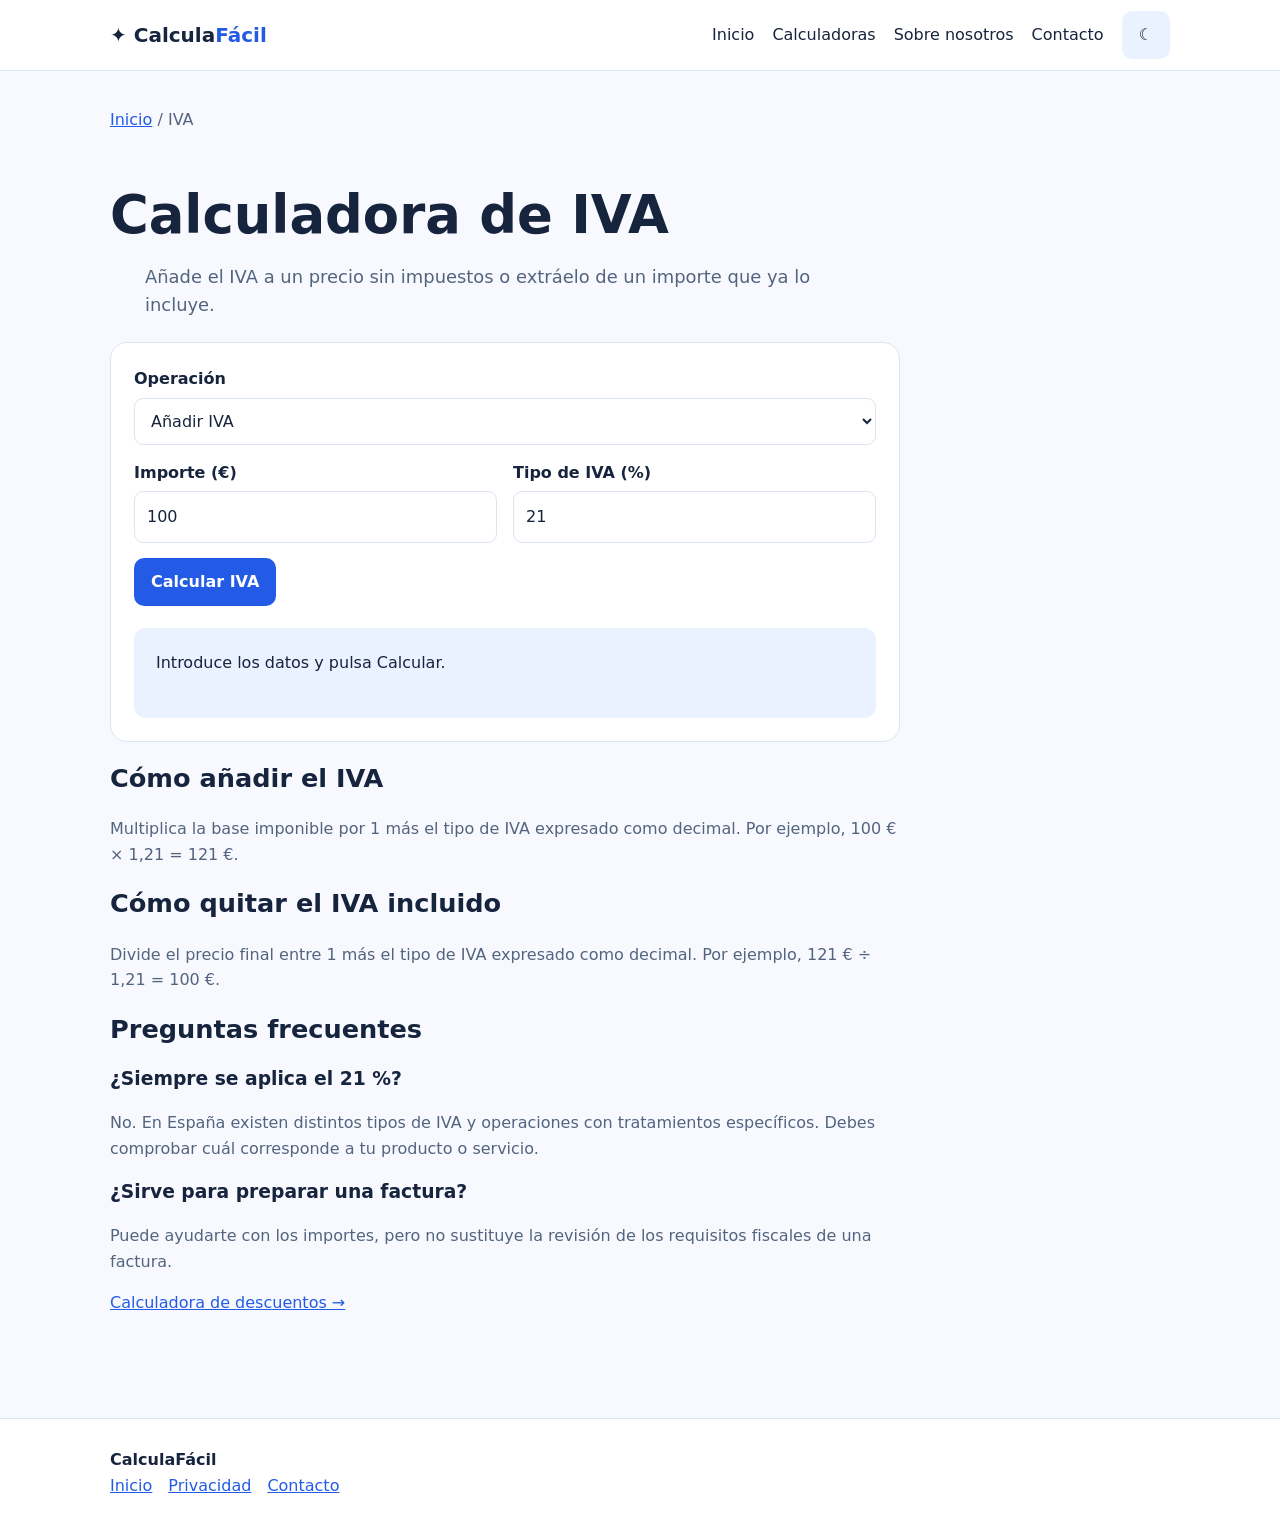
<file: iva.html>
<!doctype html>
<html lang="es">
<head>
<meta charset="utf-8">
<meta name="viewport" content="width=device-width,initial-scale=1">
<title>Calculadora de IVA: añadir y quitar | CalculaFácil</title>
<meta name="description" content="Añade o extrae el IVA de un precio con una calculadora gratuita.">
<link rel="canonical" href="https://wgmt4cvrtg-lab.github.io/calculafacil/iva.html">
<link rel="stylesheet" href="styles.css">
</head>
<body>
<header class="header"><div class="container nav">
<a class="logo" href="index.html">✦ Calcula<span>Fácil</span></a>
<button id="menu" class="secondary menu" aria-expanded="false" aria-controls="navlinks">☰ Menú</button>
<nav id="navlinks" class="navlinks">
<a href="index.html">Inicio</a><a href="index.html#herramientas">Calculadoras</a>
<a href="sobre-nosotros.html">Sobre nosotros</a><a href="contacto.html">Contacto</a>
<button id="theme" class="secondary" type="button">☾</button>
</nav></div></header>
<main class="container">
<p class="crumb"><a href="index.html">Inicio</a> / IVA</p>
<section class="section article">
<h1>Calculadora de IVA</h1>
<p class="lead">Añade el IVA a un precio sin impuestos o extráelo de un importe que ya lo incluye.</p>
<div class="panel">
<form id="calculator" data-tool="iva">
<div class="field">
<label for="mode">Operación</label>
<select id="mode"><option value="anadir">Añadir IVA</option><option value="extraer">Extraer IVA incluido</option></select>
</div>
<div class="formgrid">
<div class="field"><label for="a">Importe (€)</label><input id="a" type="number" min="0" step="any" value="100" required></div>
<div class="field"><label for="b">Tipo de IVA (%)</label><input id="b" type="number" min="0" max="100" step="any" value="21" required></div>
</div>
<button type="submit">Calcular IVA</button>
</form>
<div id="result" class="result" role="status" aria-live="polite">Introduce los datos y pulsa Calcular.</div>
</div>
<h2>Cómo añadir el IVA</h2>
<p>Multiplica la base imponible por 1 más el tipo de IVA expresado como decimal. Por ejemplo, 100 € × 1,21 = 121 €.</p>
<h2>Cómo quitar el IVA incluido</h2>
<p>Divide el precio final entre 1 más el tipo de IVA expresado como decimal. Por ejemplo, 121 € ÷ 1,21 = 100 €.</p>
<h2>Preguntas frecuentes</h2>
<h3>¿Siempre se aplica el 21 %?</h3>
<p>No. En España existen distintos tipos de IVA y operaciones con tratamientos específicos. Debes comprobar cuál corresponde a tu producto o servicio.</p>
<h3>¿Sirve para preparar una factura?</h3>
<p>Puede ayudarte con los importes, pero no sustituye la revisión de los requisitos fiscales de una factura.</p>
<p><a href="descuentos.html">Calculadora de descuentos →</a></p>
</section></main>
<footer class="footer"><div class="container"><strong>CalculaFácil</strong><div class="footerlinks"><a href="index.html">Inicio</a><a href="privacidad.html">Privacidad</a><a href="contacto.html">Contacto</a></div></div></footer>
<script src="app.js" defer></script>
</body>
</html>
</file>
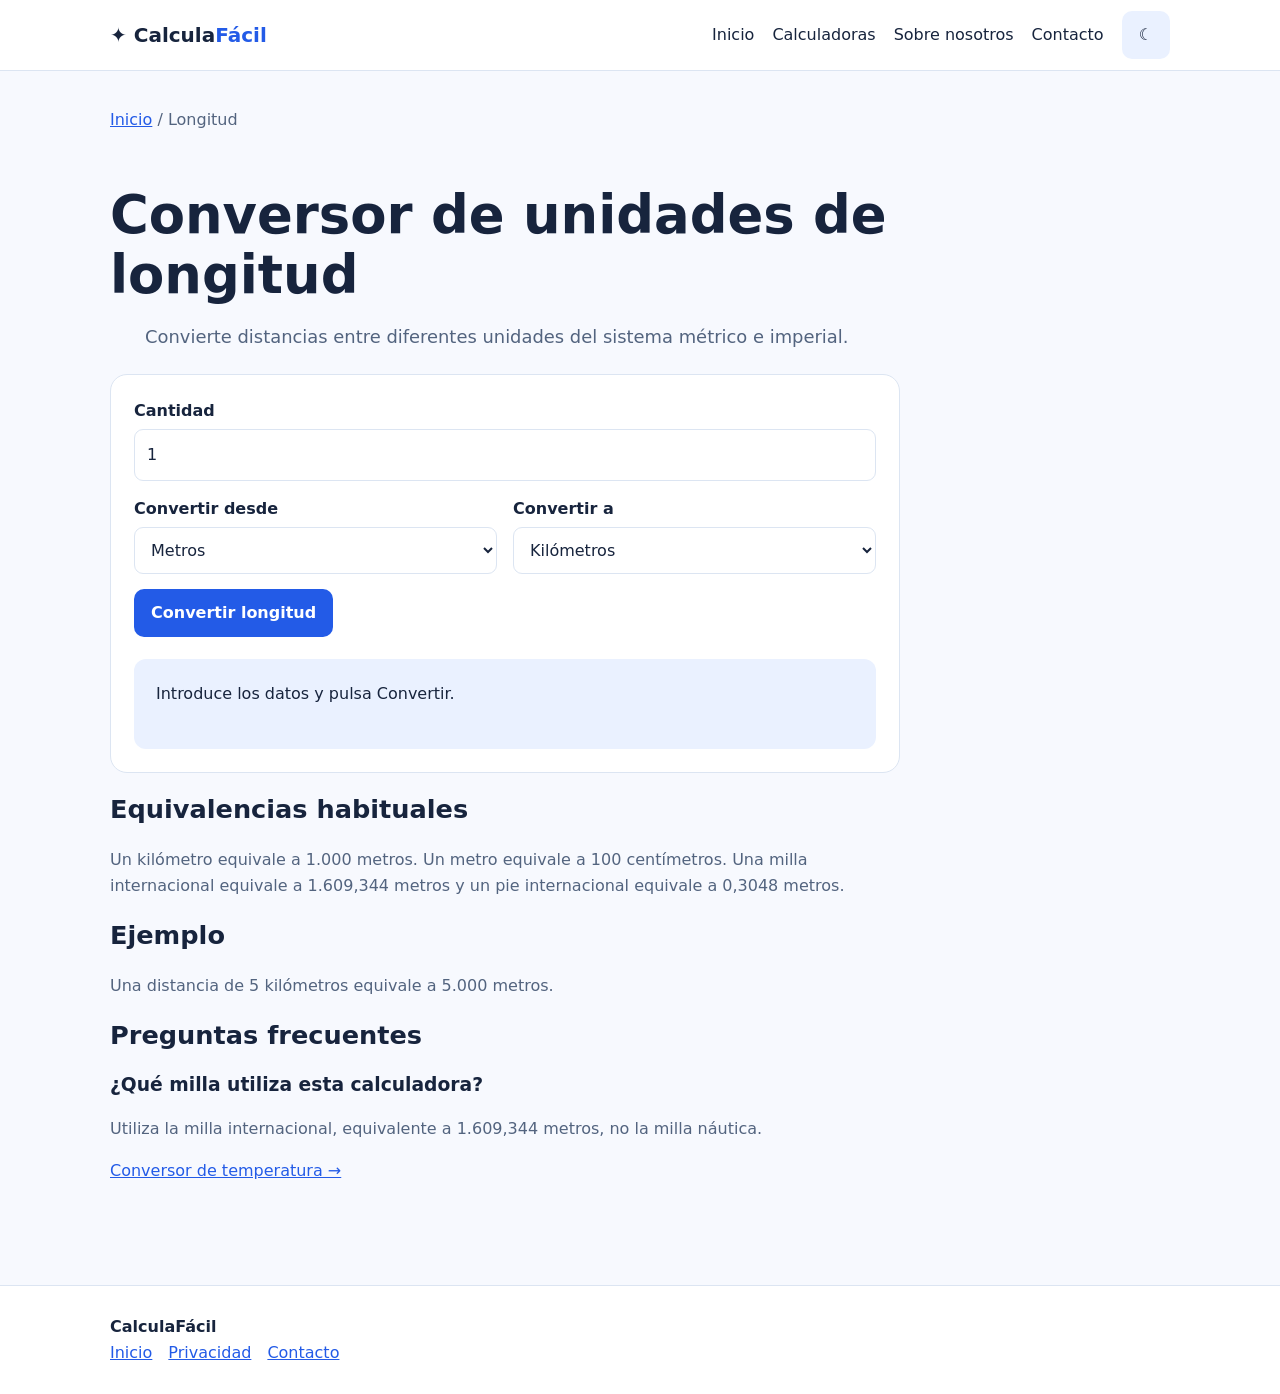
<file: longitud.html>
<!doctype html>
<html lang="es">
<head>
<meta charset="utf-8">
<meta name="viewport" content="width=device-width,initial-scale=1">
<title>Conversor de longitud online | CalculaFácil</title>
<meta name="description" content="Convierte metros, kilómetros, centímetros, millas y pies de forma gratuita.">
<link rel="canonical" href="https://wgmt4cvrtg-lab.github.io/calculafacil/longitud.html">
<link rel="stylesheet" href="styles.css">
</head>
<body>
<header class="header"><div class="container nav">
<a class="logo" href="index.html">✦ Calcula<span>Fácil</span></a>
<button id="menu" class="secondary menu" aria-expanded="false" aria-controls="navlinks">☰ Menú</button>
<nav id="navlinks" class="navlinks">
<a href="index.html">Inicio</a><a href="index.html#herramientas">Calculadoras</a>
<a href="sobre-nosotros.html">Sobre nosotros</a><a href="contacto.html">Contacto</a>
<button id="theme" class="secondary" type="button">☾</button>
</nav></div></header>
<main class="container">
<p class="crumb"><a href="index.html">Inicio</a> / Longitud</p>
<section class="section article">
<h1>Conversor de unidades de longitud</h1>
<p class="lead">Convierte distancias entre diferentes unidades del sistema métrico e imperial.</p>
<div class="panel">
<form id="calculator" data-tool="longitud">
<div class="field"><label for="a">Cantidad</label><input id="a" type="number" step="any" value="1" required></div>
<div class="formgrid">
<div class="field"><label for="from">Convertir desde</label>
<select id="from">
<option value="m">Metros</option><option value="km">Kilómetros</option>
<option value="cm">Centímetros</option><option value="mi">Millas</option><option value="ft">Pies</option>
</select></div>
<div class="field"><label for="to">Convertir a</label>
<select id="to">
<option value="km">Kilómetros</option><option value="m">Metros</option>
<option value="cm">Centímetros</option><option value="mi">Millas</option><option value="ft">Pies</option>
</select></div>
</div>
<button type="submit">Convertir longitud</button>
</form>
<div id="result" class="result" role="status" aria-live="polite">Introduce los datos y pulsa Convertir.</div>
</div>
<h2>Equivalencias habituales</h2>
<p>Un kilómetro equivale a 1.000 metros. Un metro equivale a 100 centímetros. Una milla internacional equivale a 1.609,344 metros y un pie internacional equivale a 0,3048 metros.</p>
<h2>Ejemplo</h2>
<p>Una distancia de 5 kilómetros equivale a 5.000 metros.</p>
<h2>Preguntas frecuentes</h2>
<h3>¿Qué milla utiliza esta calculadora?</h3>
<p>Utiliza la milla internacional, equivalente a 1.609,344 metros, no la milla náutica.</p>
<p><a href="temperatura.html">Conversor de temperatura →</a></p>
</section></main>
<footer class="footer"><div class="container"><strong>CalculaFácil</strong><div class="footerlinks"><a href="index.html">Inicio</a><a href="privacidad.html">Privacidad</a><a href="contacto.html">Contacto</a></div></div></footer>
<script src="app.js" defer></script>
</body>
</html>
</file>
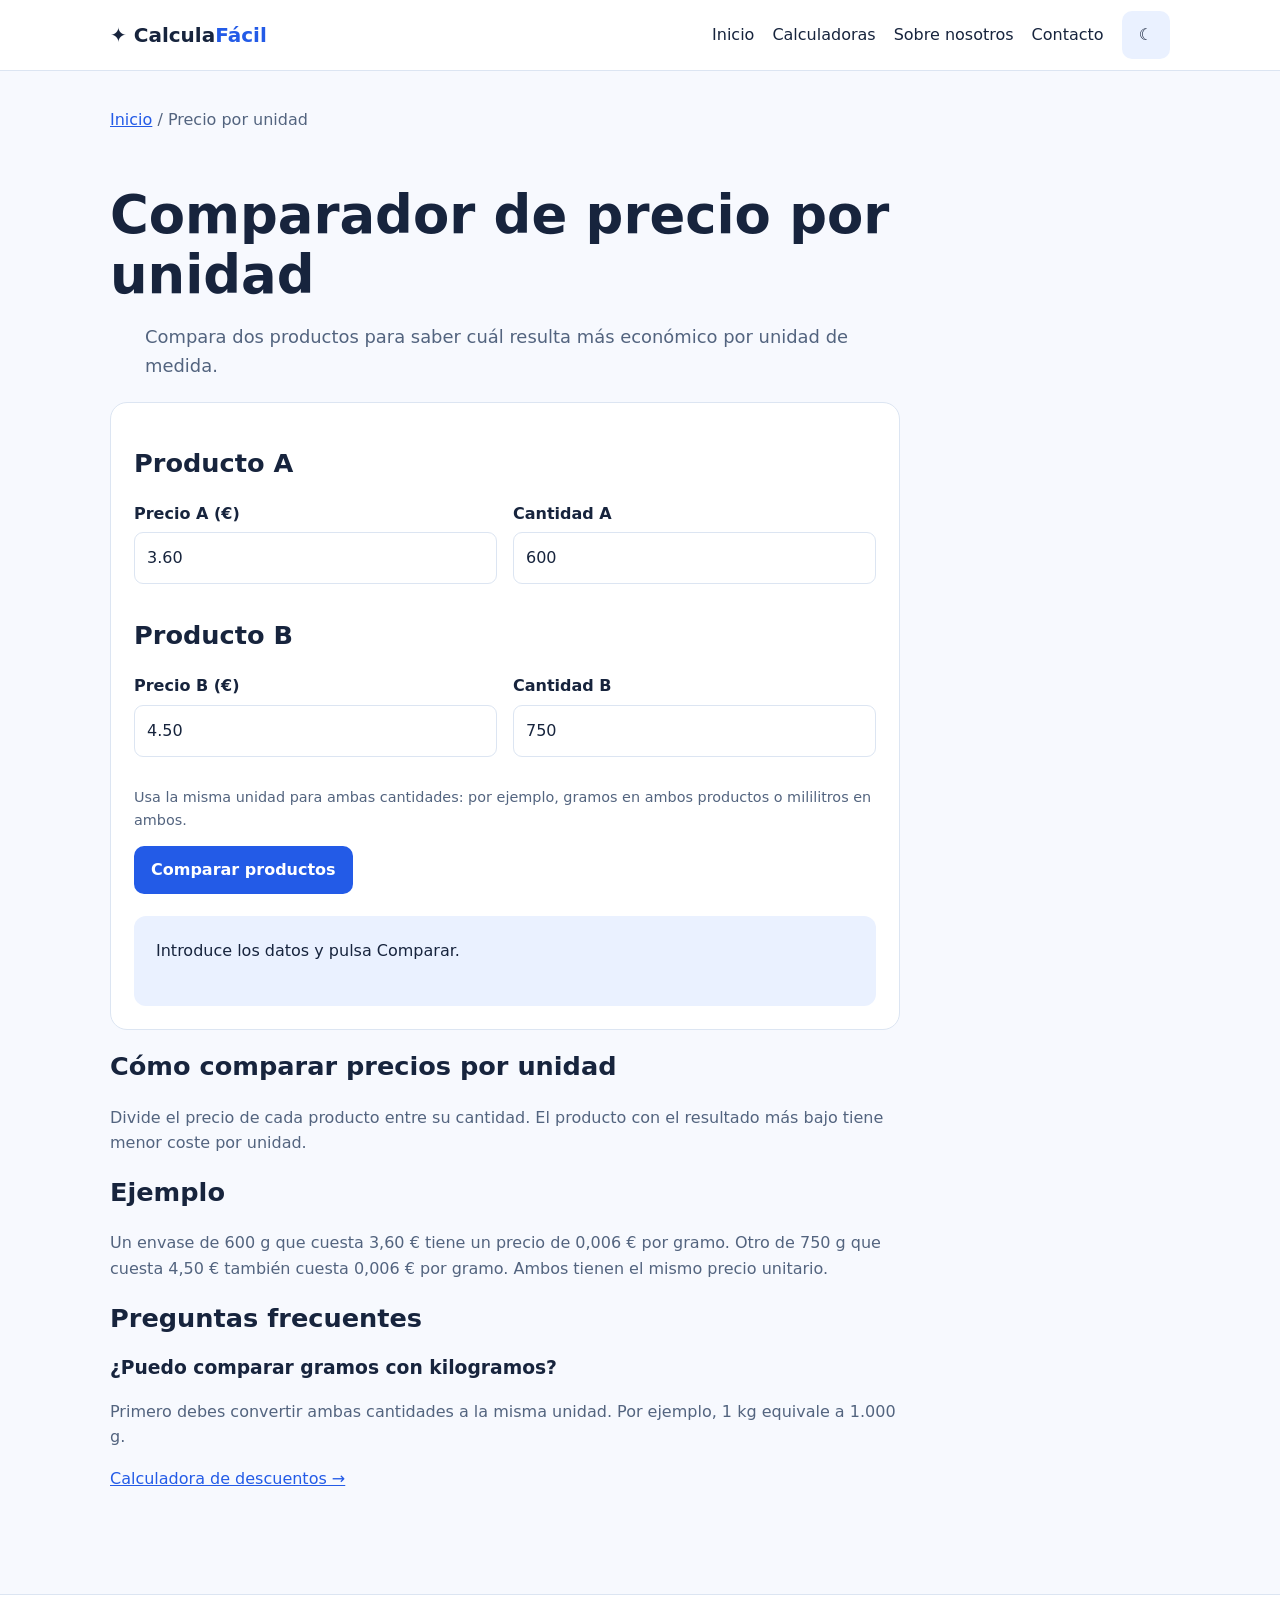
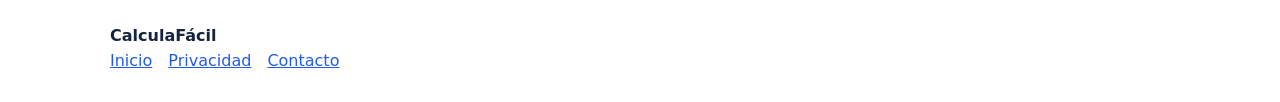
<file: precio-unitario.html>
<!doctype html>
<html lang="es">
<head>
<meta charset="utf-8">
<meta name="viewport" content="width=device-width,initial-scale=1">
<title>Comparador de precio por unidad | CalculaFácil</title>
<meta name="description" content="Compara dos productos y descubre cuál tiene menor precio por unidad.">
<link rel="canonical" href="https://wgmt4cvrtg-lab.github.io/calculafacil/precio-unitario.html">
<link rel="stylesheet" href="styles.css">
</head>
<body>
<header class="header"><div class="container nav">
<a class="logo" href="index.html">✦ Calcula<span>Fácil</span></a>
<button id="menu" class="secondary menu" aria-expanded="false" aria-controls="navlinks">☰ Menú</button>
<nav id="navlinks" class="navlinks">
<a href="index.html">Inicio</a><a href="index.html#herramientas">Calculadoras</a>
<a href="sobre-nosotros.html">Sobre nosotros</a><a href="contacto.html">Contacto</a>
<button id="theme" class="secondary" type="button">☾</button>
</nav></div></header>
<main class="container">
<p class="crumb"><a href="index.html">Inicio</a> / Precio por unidad</p>
<section class="section article">
<h1>Comparador de precio por unidad</h1>
<p class="lead">Compara dos productos para saber cuál resulta más económico por unidad de medida.</p>
<div class="panel">
<form id="calculator" data-tool="precio-unitario">
<h2>Producto A</h2>
<div class="formgrid">
<div class="field"><label for="a">Precio A (€)</label><input id="a" type="number" min="0" step="any" value="3.60" required></div>
<div class="field"><label for="b">Cantidad A</label><input id="b" type="number" min="0.000001" step="any" value="600" required></div>
</div>
<h2>Producto B</h2>
<div class="formgrid">
<div class="field"><label for="c">Precio B (€)</label><input id="c" type="number" min="0" step="any" value="4.50" required></div>
<div class="field"><label for="d">Cantidad B</label><input id="d" type="number" min="0.000001" step="any" value="750" required></div>
</div>
<p class="note">Usa la misma unidad para ambas cantidades: por ejemplo, gramos en ambos productos o mililitros en ambos.</p>
<button type="submit">Comparar productos</button>
</form>
<div id="result" class="result" role="status" aria-live="polite">Introduce los datos y pulsa Comparar.</div>
</div>
<h2>Cómo comparar precios por unidad</h2>
<p>Divide el precio de cada producto entre su cantidad. El producto con el resultado más bajo tiene menor coste por unidad.</p>
<h2>Ejemplo</h2>
<p>Un envase de 600 g que cuesta 3,60 € tiene un precio de 0,006 € por gramo. Otro de 750 g que cuesta 4,50 € también cuesta 0,006 € por gramo. Ambos tienen el mismo precio unitario.</p>
<h2>Preguntas frecuentes</h2>
<h3>¿Puedo comparar gramos con kilogramos?</h3>
<p>Primero debes convertir ambas cantidades a la misma unidad. Por ejemplo, 1 kg equivale a 1.000 g.</p>
<p><a href="descuentos.html">Calculadora de descuentos →</a></p>
</section></main>
<footer class="footer"><div class="container"><strong>CalculaFácil</strong><div class="footerlinks"><a href="index.html">Inicio</a><a href="privacidad.html">Privacidad</a><a href="contacto.html">Contacto</a></div></div></footer>
<script src="app.js" defer></script>
</body>
</html>
</file>
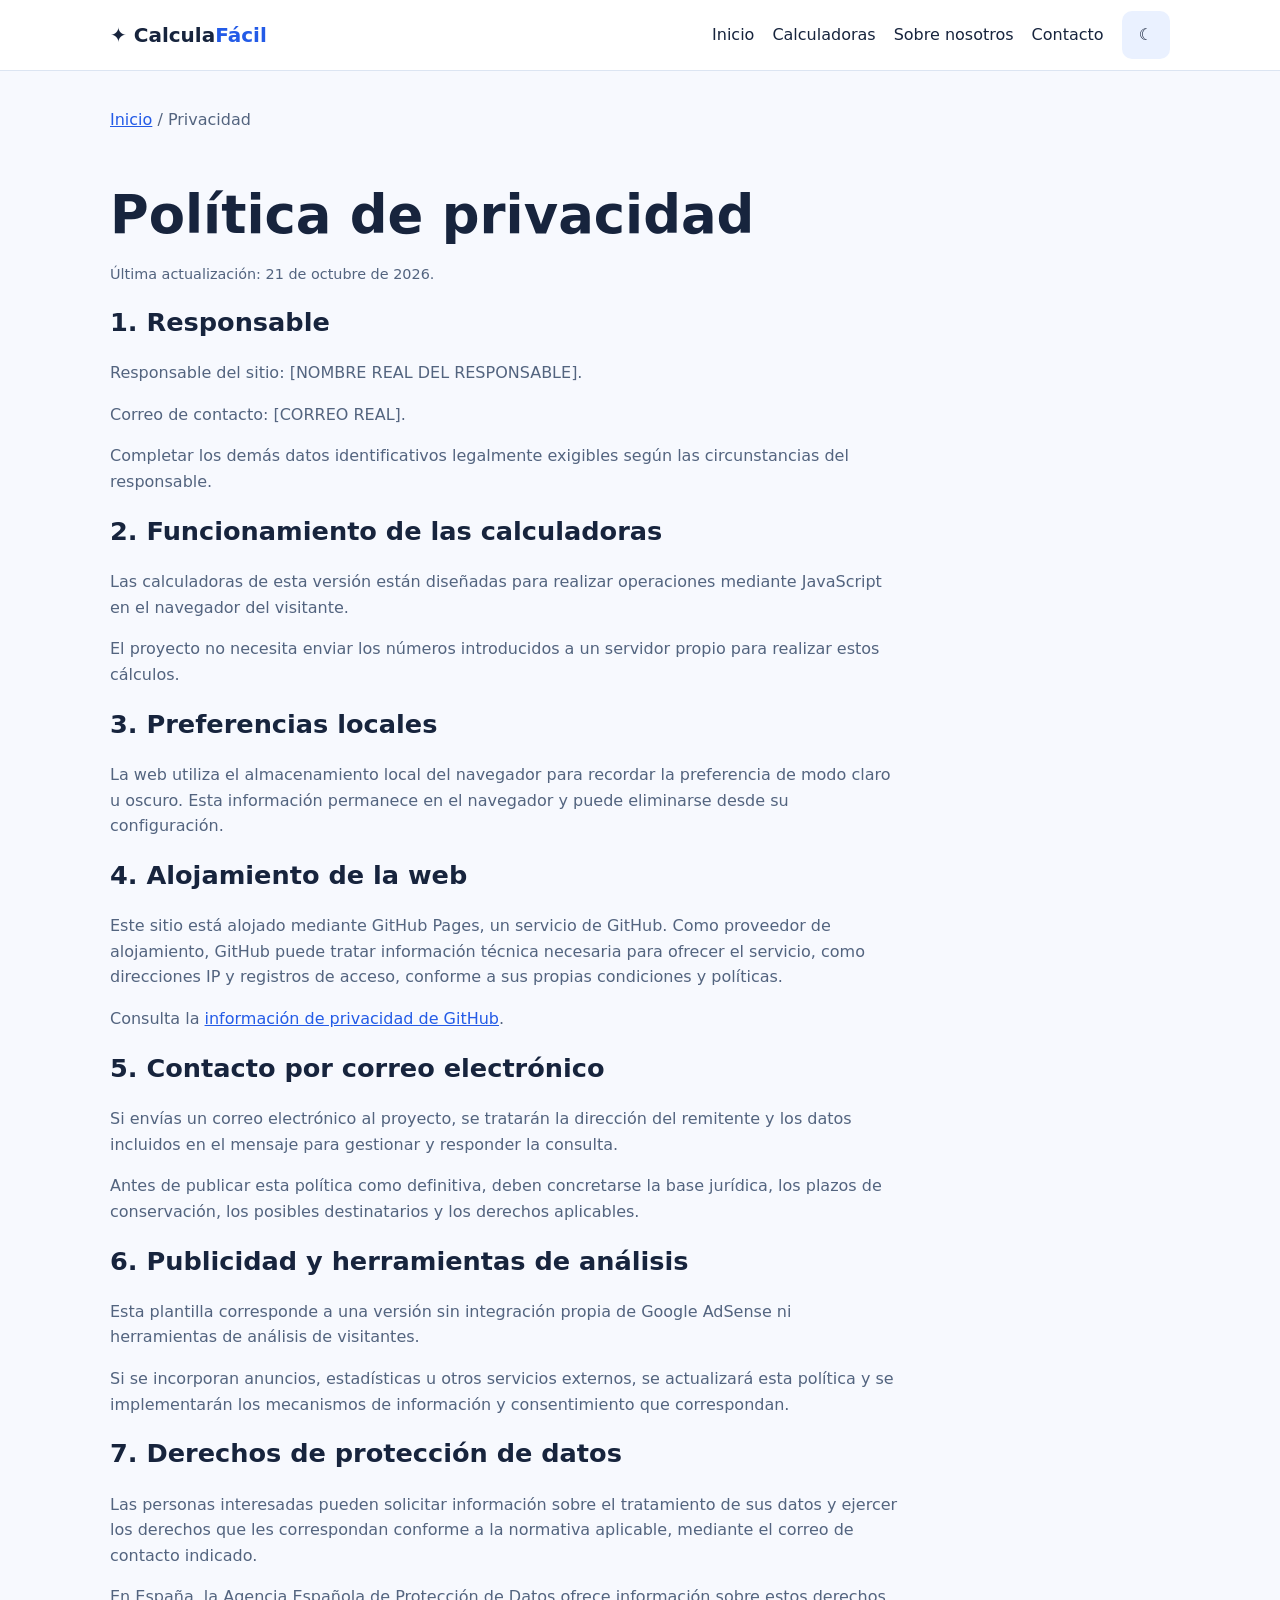
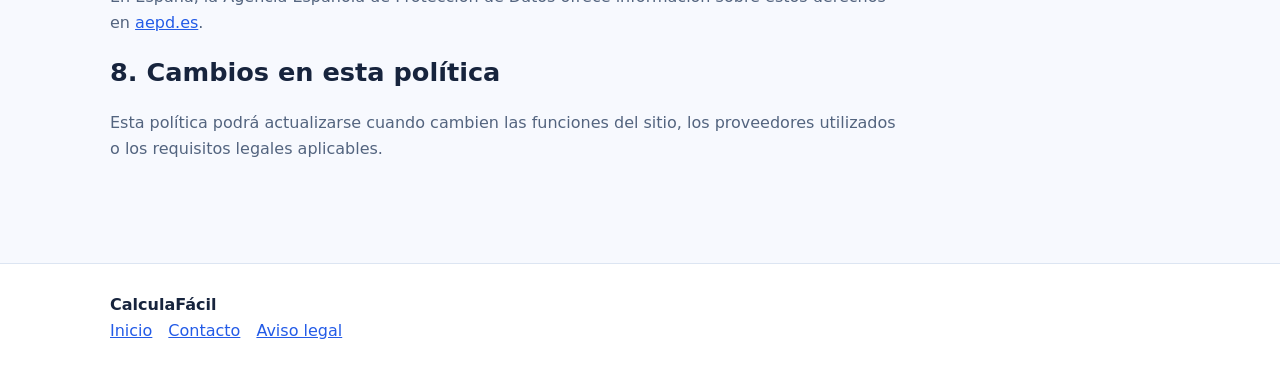
<file: privacidad.html>
<!doctype html>
<html lang="es">
<head>
<meta charset="utf-8">
<meta name="viewport" content="width=device-width,initial-scale=1">
<title>Política de privacidad | CalculaFácil</title>
<meta name="description" content="Información sobre el tratamiento de datos y la privacidad en CalculaFácil.">
<link rel="canonical" href="https://wgmt4cvrtg-lab.github.io/calculafacil/privacidad.html">
<link rel="stylesheet" href="styles.css">
</head>
<body>
<header class="header">
<div class="container nav">
<a class="logo" href="index.html">✦ Calcula<span>Fácil</span></a>
<button id="menu" class="secondary menu" aria-expanded="false" aria-controls="navlinks">☰ Menú</button>
<nav id="navlinks" class="navlinks" aria-label="Navegación principal">
<a href="index.html">Inicio</a>
<a href="index.html#herramientas">Calculadoras</a>
<a href="sobre-nosotros.html">Sobre nosotros</a>
<a href="contacto.html">Contacto</a>
<button id="theme" class="secondary" type="button" aria-label="Alternar modo oscuro">☾</button>
</nav>
</div>
</header>

<main class="container">
<p class="crumb"><a href="index.html">Inicio</a> / Privacidad</p>

<section class="section article">
<h1>Política de privacidad</h1>
<p class="note">Última actualización: 21 de octubre de 2026.</p>

<h2>1. Responsable</h2>
<p>Responsable del sitio: [NOMBRE REAL DEL RESPONSABLE].</p>
<p>Correo de contacto: [CORREO REAL].</p>
<p>Completar los demás datos identificativos legalmente exigibles según las circunstancias del responsable.</p>

<h2>2. Funcionamiento de las calculadoras</h2>
<p>Las calculadoras de esta versión están diseñadas para realizar operaciones mediante JavaScript en el navegador del visitante.</p>
<p>El proyecto no necesita enviar los números introducidos a un servidor propio para realizar estos cálculos.</p>

<h2>3. Preferencias locales</h2>
<p>La web utiliza el almacenamiento local del navegador para recordar la preferencia de modo claro u oscuro. Esta información permanece en el navegador y puede eliminarse desde su configuración.</p>

<h2>4. Alojamiento de la web</h2>
<p>Este sitio está alojado mediante GitHub Pages, un servicio de GitHub. Como proveedor de alojamiento, GitHub puede tratar información técnica necesaria para ofrecer el servicio, como direcciones IP y registros de acceso, conforme a sus propias condiciones y políticas.</p>
<p>Consulta la <a href="https://docs.github.com/es/site-policy/privacy-policies/github-general-privacy-statement" rel="noopener noreferrer">información de privacidad de GitHub</a>.</p>

<h2>5. Contacto por correo electrónico</h2>
<p>Si envías un correo electrónico al proyecto, se tratarán la dirección del remitente y los datos incluidos en el mensaje para gestionar y responder la consulta.</p>
<p>Antes de publicar esta política como definitiva, deben concretarse la base jurídica, los plazos de conservación, los posibles destinatarios y los derechos aplicables.</p>

<h2>6. Publicidad y herramientas de análisis</h2>
<p>Esta plantilla corresponde a una versión sin integración propia de Google AdSense ni herramientas de análisis de visitantes.</p>
<p>Si se incorporan anuncios, estadísticas u otros servicios externos, se actualizará esta política y se implementarán los mecanismos de información y consentimiento que correspondan.</p>

<h2>7. Derechos de protección de datos</h2>
<p>Las personas interesadas pueden solicitar información sobre el tratamiento de sus datos y ejercer los derechos que les correspondan conforme a la normativa aplicable, mediante el correo de contacto indicado.</p>
<p>En España, la Agencia Española de Protección de Datos ofrece información sobre estos derechos en <a href="https://www.aepd.es/">aepd.es</a>.</p>

<h2>8. Cambios en esta política</h2>
<p>Esta política podrá actualizarse cuando cambien las funciones del sitio, los proveedores utilizados o los requisitos legales aplicables.</p>
</section>
</main>

<footer class="footer">
<div class="container">
<strong>CalculaFácil</strong>
<div class="footerlinks">
<a href="index.html">Inicio</a>
<a href="contacto.html">Contacto</a>
<a href="aviso-legal.html">Aviso legal</a>
</div>
</div>
</footer>
<script src="app.js" defer></script>
</body>
</html>
</file>
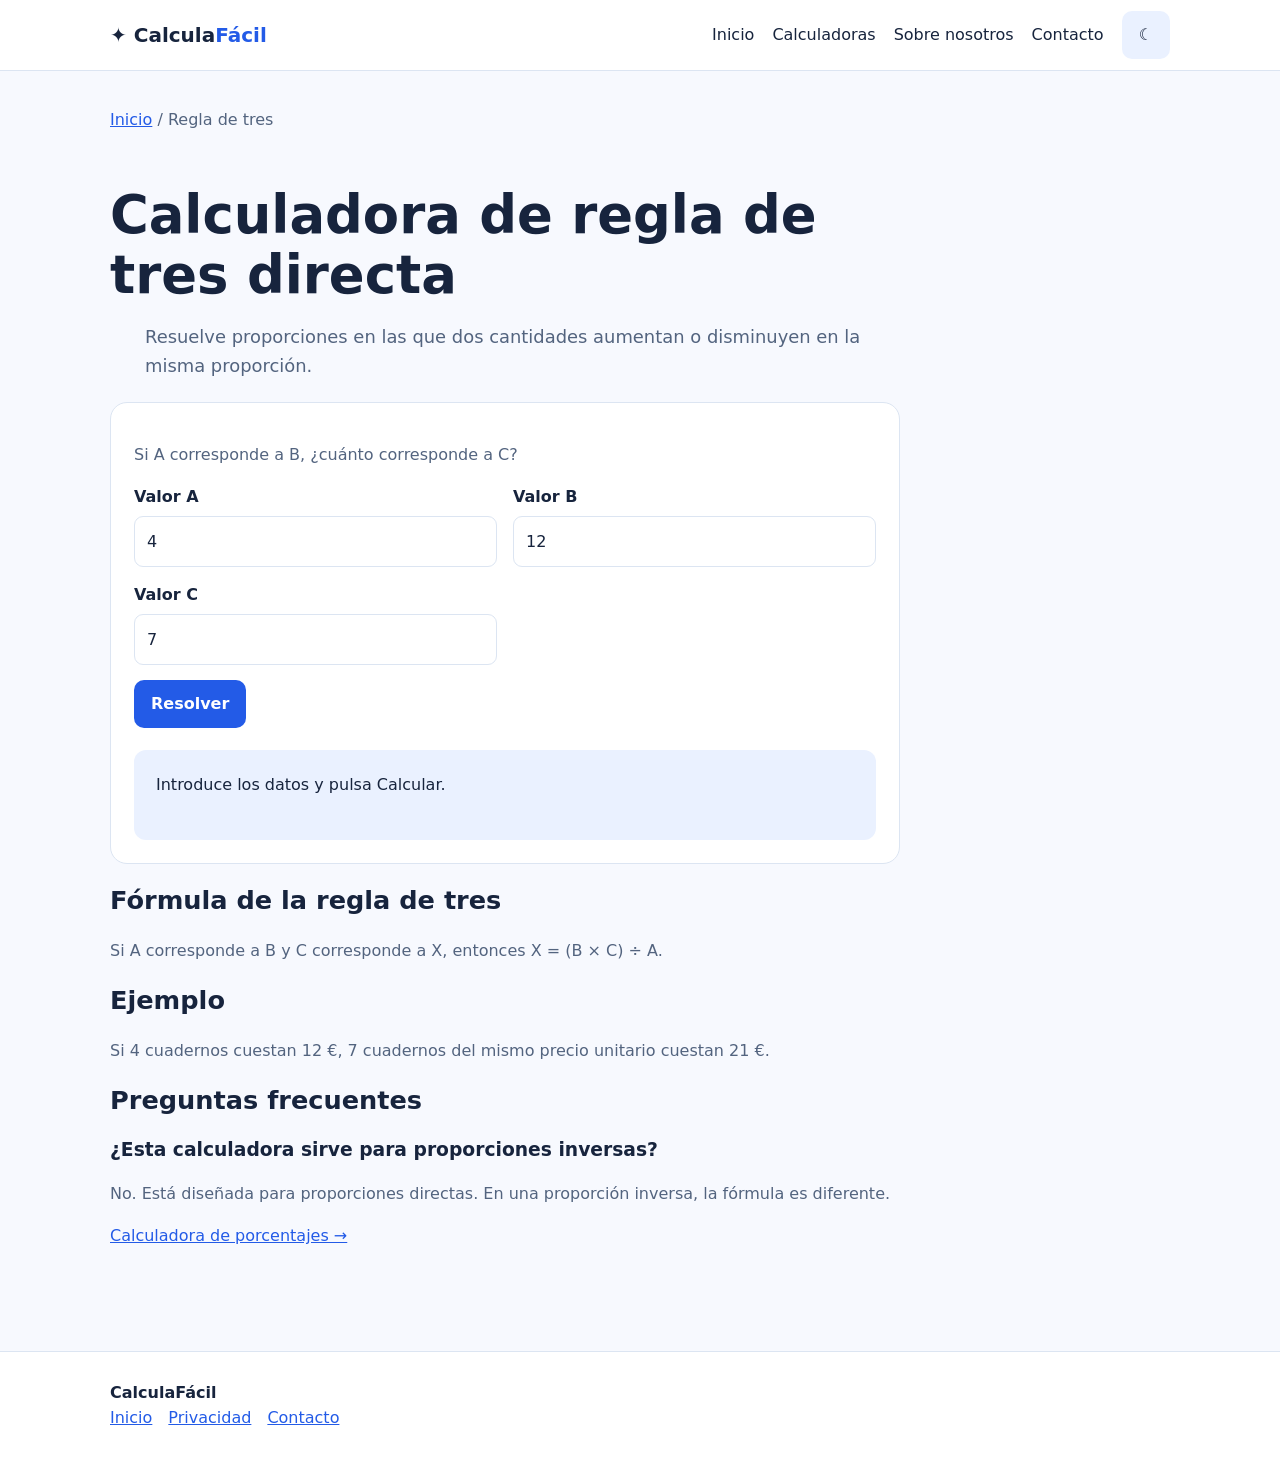
<file: regla-de-tres.html>
<!doctype html>
<html lang="es">
<head>
<meta charset="utf-8">
<meta name="viewport" content="width=device-width,initial-scale=1">
<title>Calculadora de regla de tres directa | CalculaFácil</title>
<meta name="description" content="Resuelve reglas de tres directas con fórmula, ejemplo y resultado inmediato.">
<link rel="canonical" href="https://wgmt4cvrtg-lab.github.io/calculafacil/regla-de-tres.html">
<link rel="stylesheet" href="styles.css">
</head>
<body>
<header class="header"><div class="container nav">
<a class="logo" href="index.html">✦ Calcula<span>Fácil</span></a>
<button id="menu" class="secondary menu" aria-expanded="false" aria-controls="navlinks">☰ Menú</button>
<nav id="navlinks" class="navlinks">
<a href="index.html">Inicio</a><a href="index.html#herramientas">Calculadoras</a>
<a href="sobre-nosotros.html">Sobre nosotros</a><a href="contacto.html">Contacto</a>
<button id="theme" class="secondary" type="button">☾</button>
</nav></div></header>
<main class="container">
<p class="crumb"><a href="index.html">Inicio</a> / Regla de tres</p>
<section class="section article">
<h1>Calculadora de regla de tres directa</h1>
<p class="lead">Resuelve proporciones en las que dos cantidades aumentan o disminuyen en la misma proporción.</p>
<div class="panel">
<form id="calculator" data-tool="regla-de-tres">
<p>Si A corresponde a B, ¿cuánto corresponde a C?</p>
<div class="formgrid">
<div class="field"><label for="a">Valor A</label><input id="a" type="number" step="any" value="4" required></div>
<div class="field"><label for="b">Valor B</label><input id="b" type="number" step="any" value="12" required></div>
<div class="field"><label for="c">Valor C</label><input id="c" type="number" step="any" value="7" required></div>
</div>
<button type="submit">Resolver</button>
</form>
<div id="result" class="result" role="status" aria-live="polite">Introduce los datos y pulsa Calcular.</div>
</div>
<h2>Fórmula de la regla de tres</h2>
<p>Si A corresponde a B y C corresponde a X, entonces X = (B × C) ÷ A.</p>
<h2>Ejemplo</h2>
<p>Si 4 cuadernos cuestan 12 €, 7 cuadernos del mismo precio unitario cuestan 21 €.</p>
<h2>Preguntas frecuentes</h2>
<h3>¿Esta calculadora sirve para proporciones inversas?</h3>
<p>No. Está diseñada para proporciones directas. En una proporción inversa, la fórmula es diferente.</p>
<p><a href="porcentajes.html">Calculadora de porcentajes →</a></p>
</section></main>
<footer class="footer"><div class="container"><strong>CalculaFácil</strong><div class="footerlinks"><a href="index.html">Inicio</a><a href="privacidad.html">Privacidad</a><a href="contacto.html">Contacto</a></div></div></footer>
<script src="app.js" defer></script>
</body>
</html>
</file>
<file: styles.css>
* { box-sizing: border-box; }

html { scroll-behavior: smooth; }

body {
  margin: 0;
  font-family: system-ui, -apple-system, Segoe UI, sans-serif;
  background: var(--bg);
  color: var(--ink);
  line-height: 1.6;
  --bg: #f7f9fe;
  --surface: #fff;
  --ink: #17243d;
  --muted: #53647f;
  --border: #dce5f2;
  --blue: #235be7;
  --soft: #eaf1ff;
}

body.dark {
  --bg: #0c1527;
  --surface: #15223a;
  --ink: #f1f6ff;
  --muted: #bdcce0;
  --border: #334761;
  --blue: #86aaff;
  --soft: #1b3155;
}

a { color: var(--blue); }

.container {
  max-width: 1100px;
  margin: auto;
  padding: 0 20px;
}

.header {
  background: var(--surface);
  border-bottom: 1px solid var(--border);
  position: sticky;
  top: 0;
  z-index: 3;
}

.nav {
  display: flex;
  align-items: center;
  justify-content: space-between;
  gap: 16px;
  min-height: 70px;
}

.logo {
  font-weight: 800;
  font-size: 1.25rem;
  text-decoration: none;
  color: var(--ink);
}

.logo span { color: var(--blue); }

.navlinks {
  display: flex;
  gap: 18px;
  align-items: center;
}

.navlinks a {
  text-decoration: none;
  color: var(--ink);
}

button, .button {
  cursor: pointer;
  font: inherit;
  border: 0;
  border-radius: 10px;
  background: var(--blue);
  color: #fff;
  padding: 11px 17px;
  text-decoration: none;
  display: inline-block;
  font-weight: 700;
}

button.secondary {
  background: var(--soft);
  color: var(--ink);
}

button:focus-visible,
a:focus-visible,
input:focus-visible,
select:focus-visible {
  outline: 3px solid #ffb63d;
  outline-offset: 2px;
}

.hero {
  background: linear-gradient(135deg, var(--soft), var(--surface));
  padding: 70px 20px;
  text-align: center;
  border-bottom: 1px solid var(--border);
}

h1 {
  font-size: clamp(2rem, 5vw, 3.3rem);
  line-height: 1.14;
  margin: 0 0 18px;
}

h2 {
  font-size: 1.6rem;
  line-height: 1.25;
}

h3 { line-height: 1.3; }

.lead {
  font-size: 1.12rem;
  color: var(--muted);
  max-width: 720px;
  margin: 0 auto 22px;
}

.section { padding: 36px 0; }

.grid {
  display: grid;
  grid-template-columns: repeat(3, minmax(0, 1fr));
  gap: 16px;
}

.card, .panel {
  background: var(--surface);
  border: 1px solid var(--border);
  border-radius: 17px;
  padding: 23px;
}

.card {
  text-decoration: none;
  color: var(--ink);
  transition: transform .15s, border-color .15s;
}

.card:hover {
  transform: translateY(-3px);
  border-color: var(--blue);
}

.card p, .muted { color: var(--muted); }

.card h3 { margin: 8px 0; }

.eyebrow {
  font-size: .85rem;
  color: var(--blue);
  font-weight: 800;
}

.field {
  display: flex;
  flex-direction: column;
  gap: 6px;
  margin-bottom: 15px;
}

.field label { font-weight: 650; }

input, select {
  font: inherit;
  border: 1px solid var(--border);
  border-radius: 9px;
  padding: 12px;
  width: 100%;
  background: var(--surface);
  color: var(--ink);
}

.formgrid {
  display: grid;
  grid-template-columns: repeat(2, minmax(0, 1fr));
  gap: 0 16px;
}

.result {
  background: var(--soft);
  padding: 22px;
  border-radius: 12px;
  margin-top: 22px;
  min-height: 90px;
}

.result strong {
  font-size: 1.8rem;
  display: block;
  color: var(--blue);
  overflow-wrap: anywhere;
}

.article { max-width: 790px; }

.article p, .article li { color: var(--muted); }

.footer {
  margin-top: 50px;
  background: var(--surface);
  border-top: 1px solid var(--border);
  padding: 28px 0;
}

.footerlinks {
  display: flex;
  gap: 16px;
  flex-wrap: wrap;
}

.filters {
  display: flex;
  flex-wrap: wrap;
  gap: 8px;
  margin: 20px 0;
}

.filters button { padding: 8px 12px; }

.filters button[aria-pressed=false] {
  background: var(--soft);
  color: var(--ink);
}

.crumb {
  padding-top: 20px;
  color: var(--muted);
}

.crumb a { color: var(--blue); }

.hide { display: none !important; }

.menu { display: none; }

.note {
  font-size: .9rem;
  color: var(--muted);
}

@media (max-width: 760px) {
  .grid { grid-template-columns: 1fr; }
  .formgrid { grid-template-columns: 1fr; }
  .menu { display: inline-block; }

  .navlinks {
    display: none;
    position: absolute;
    top: 70px;
    left: 0;
    right: 0;
    background: var(--surface);
    padding: 18px 20px;
    flex-direction: column;
    align-items: flex-start;
    border-bottom: 1px solid var(--border);
  }

  .navlinks.open { display: flex; }
  .hero { padding: 50px 20px; }
}
</file>
